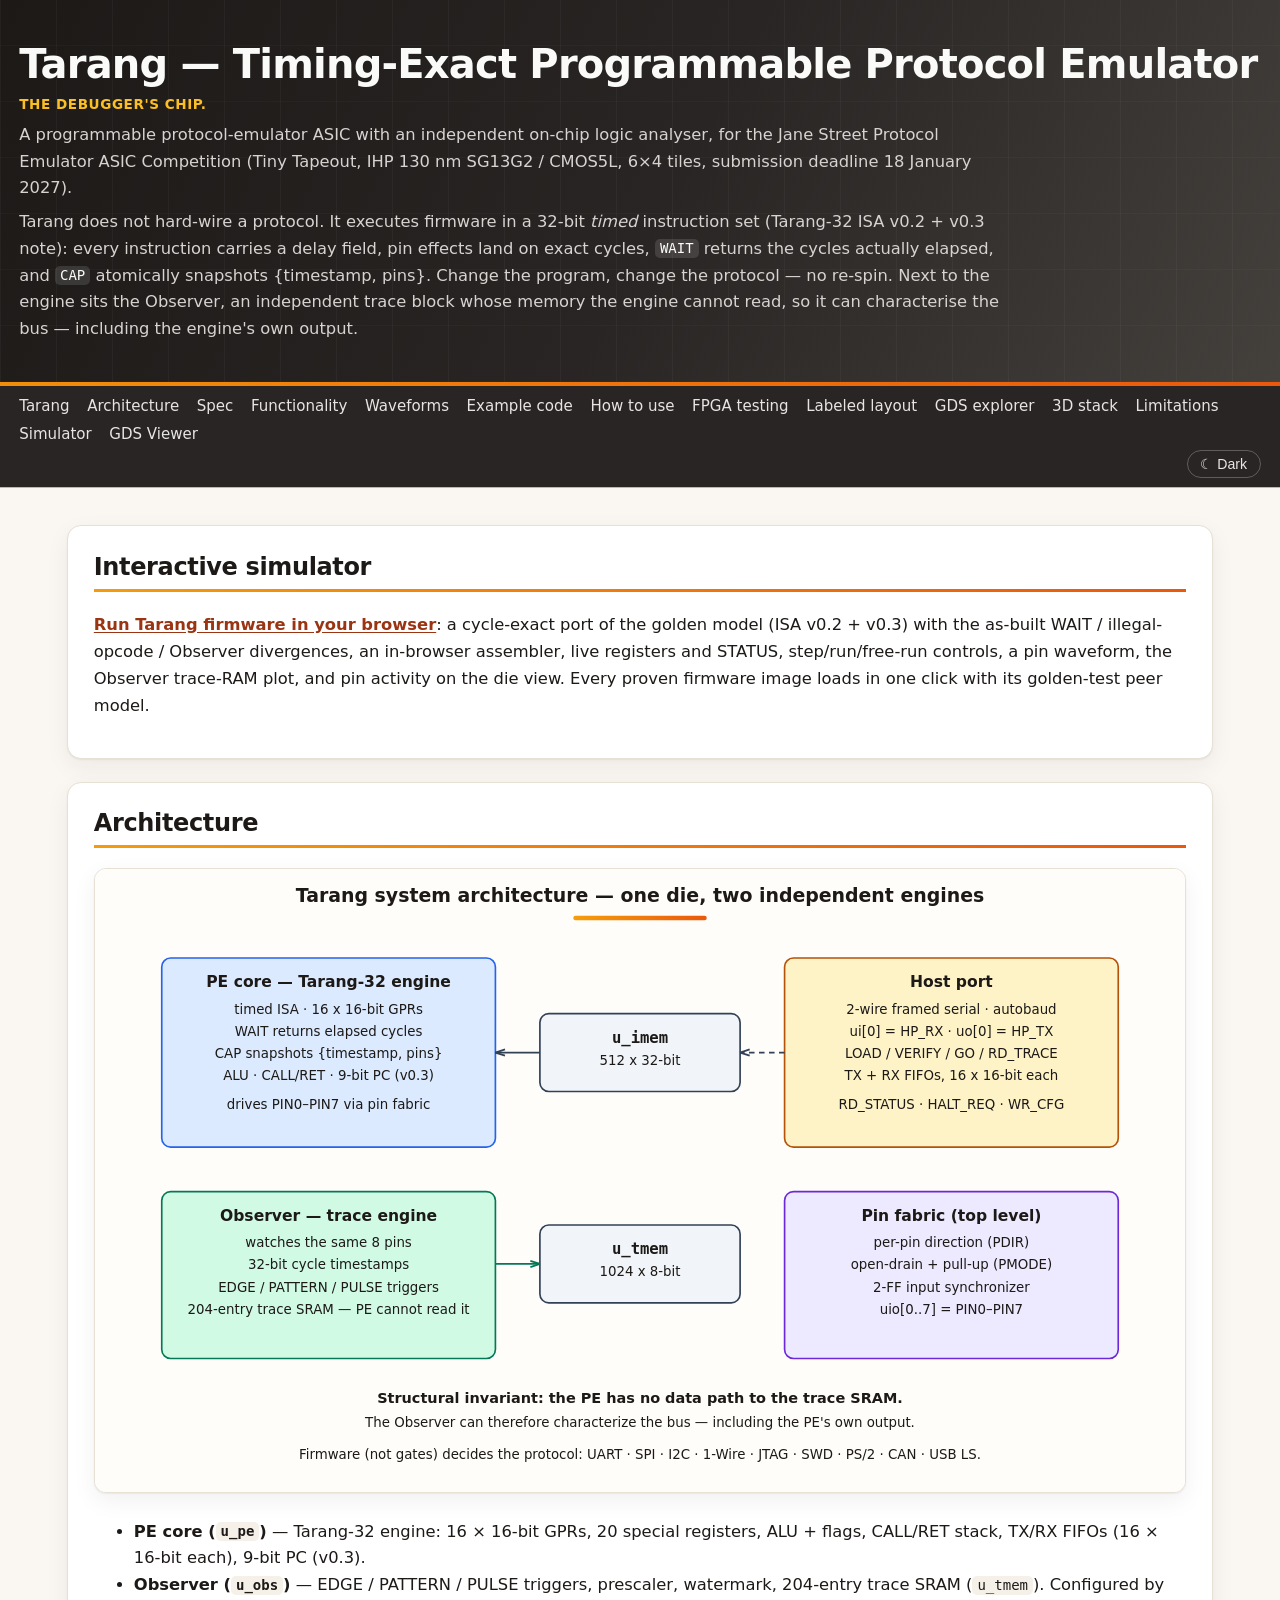
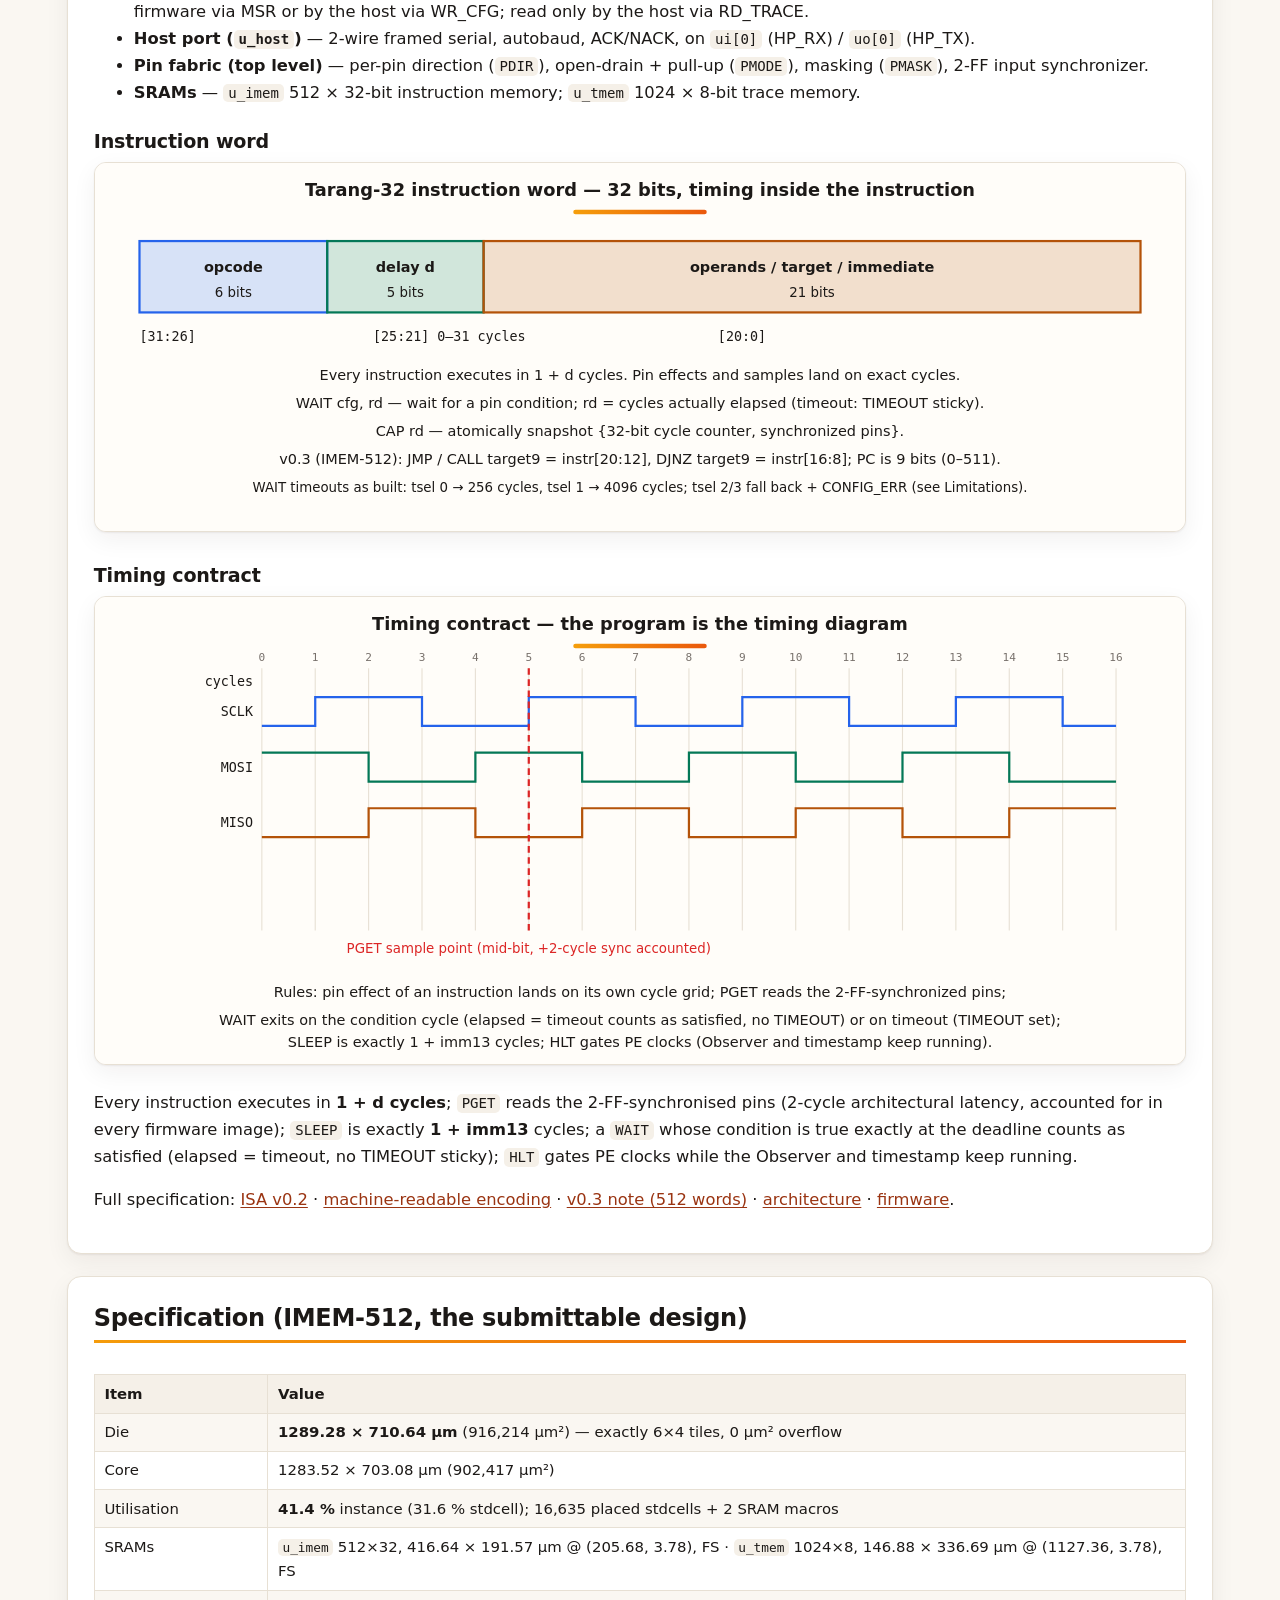
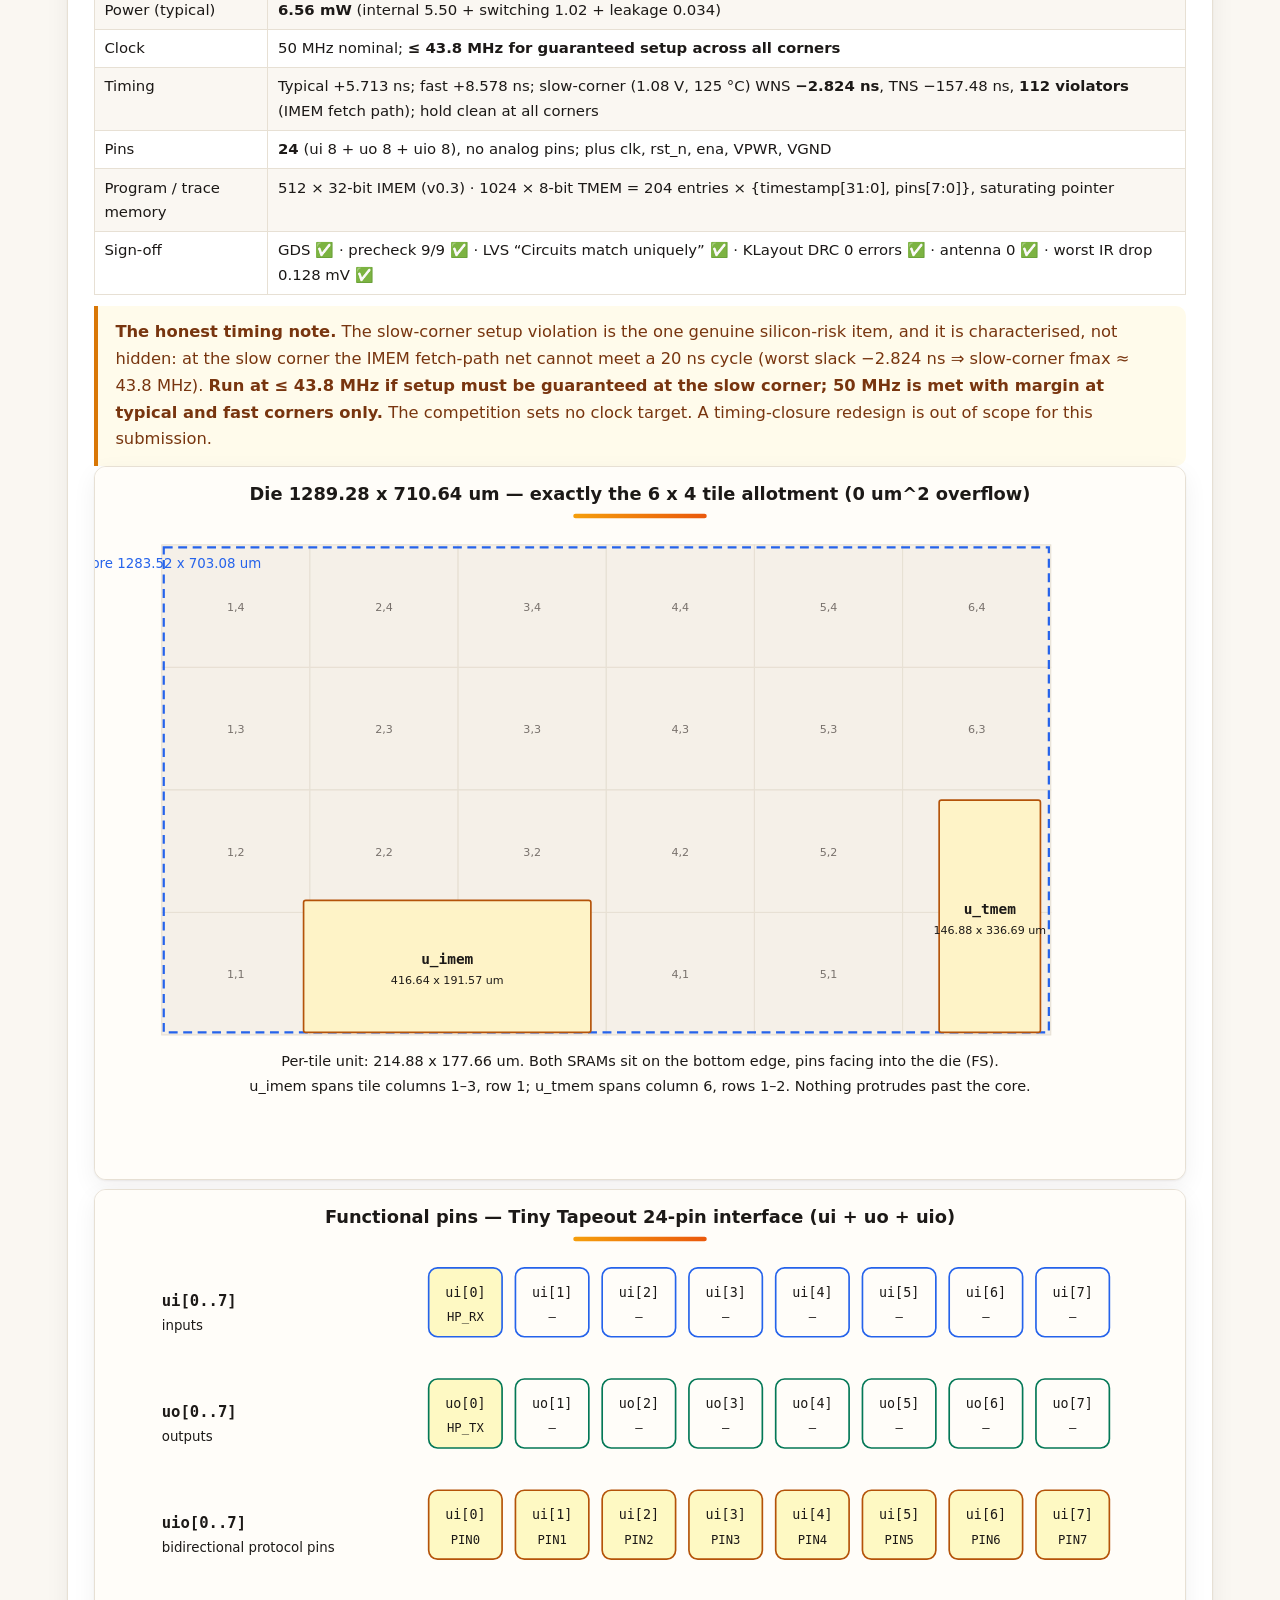
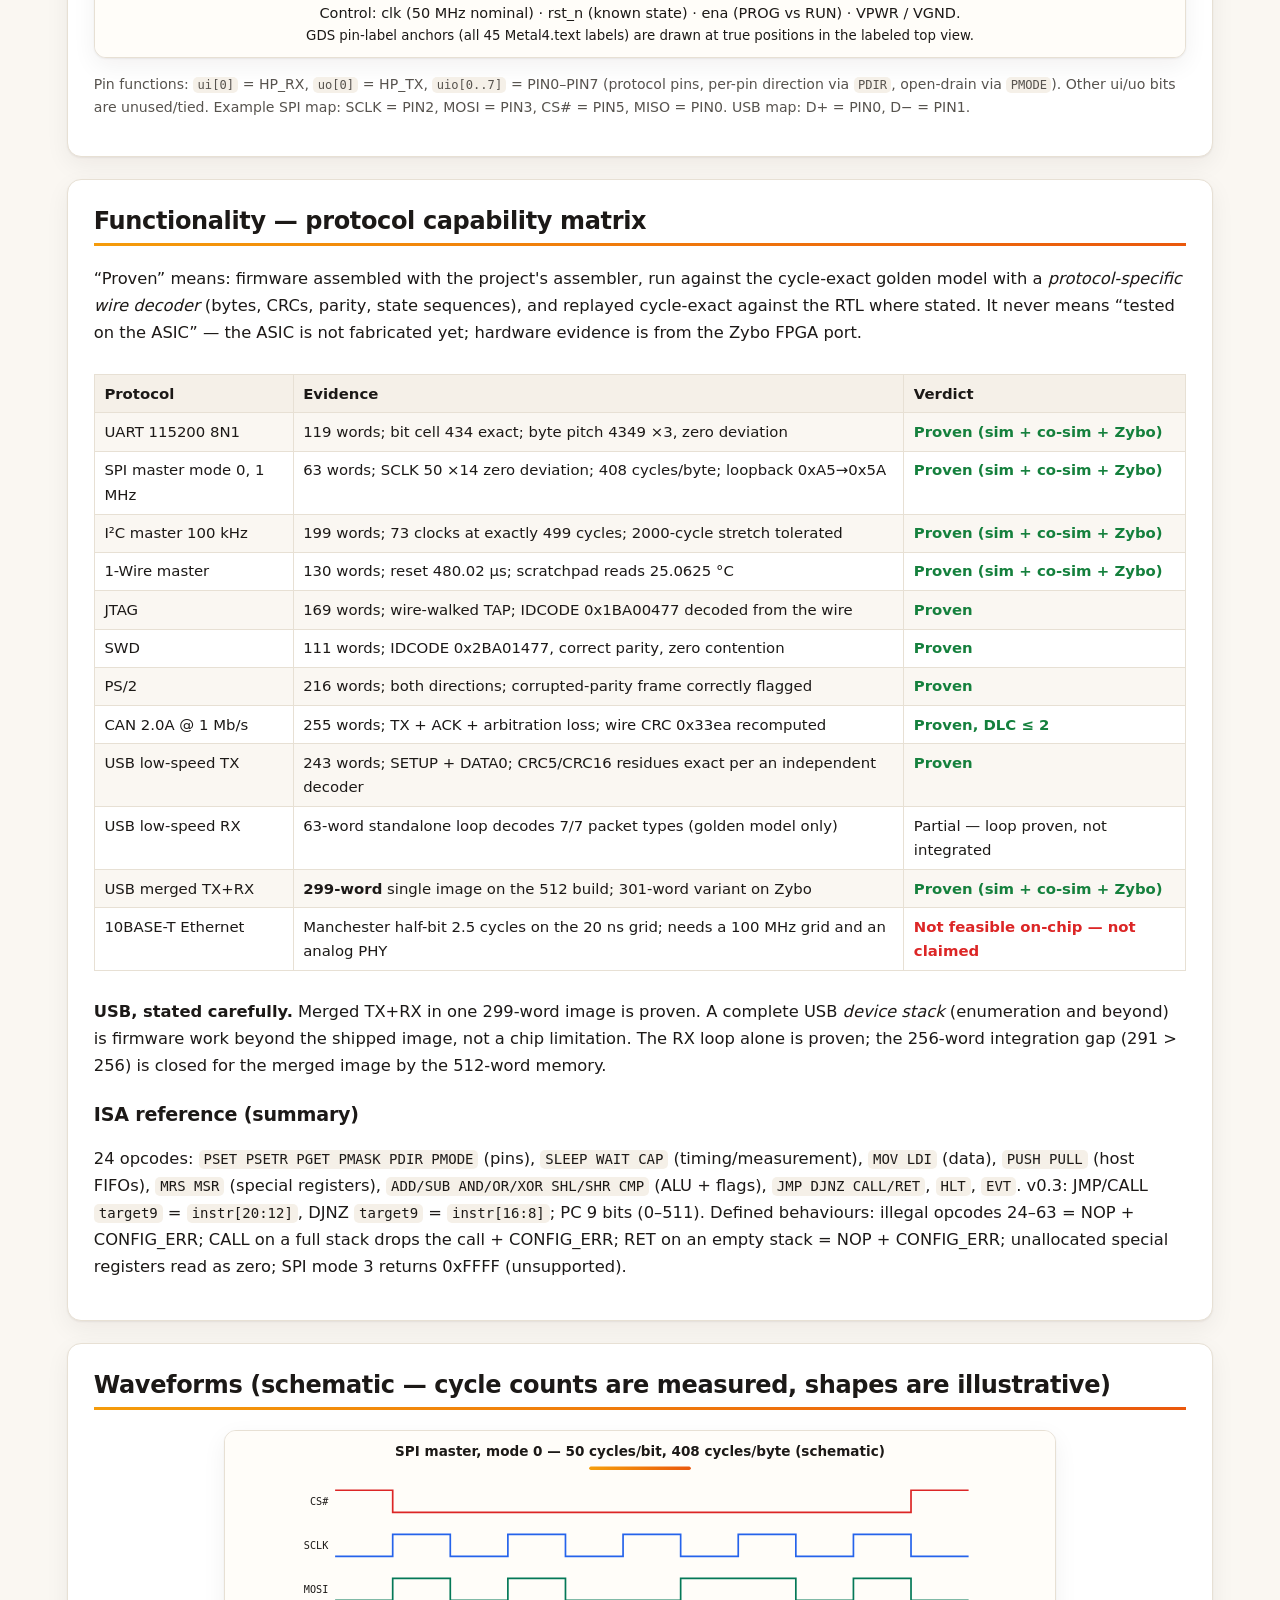
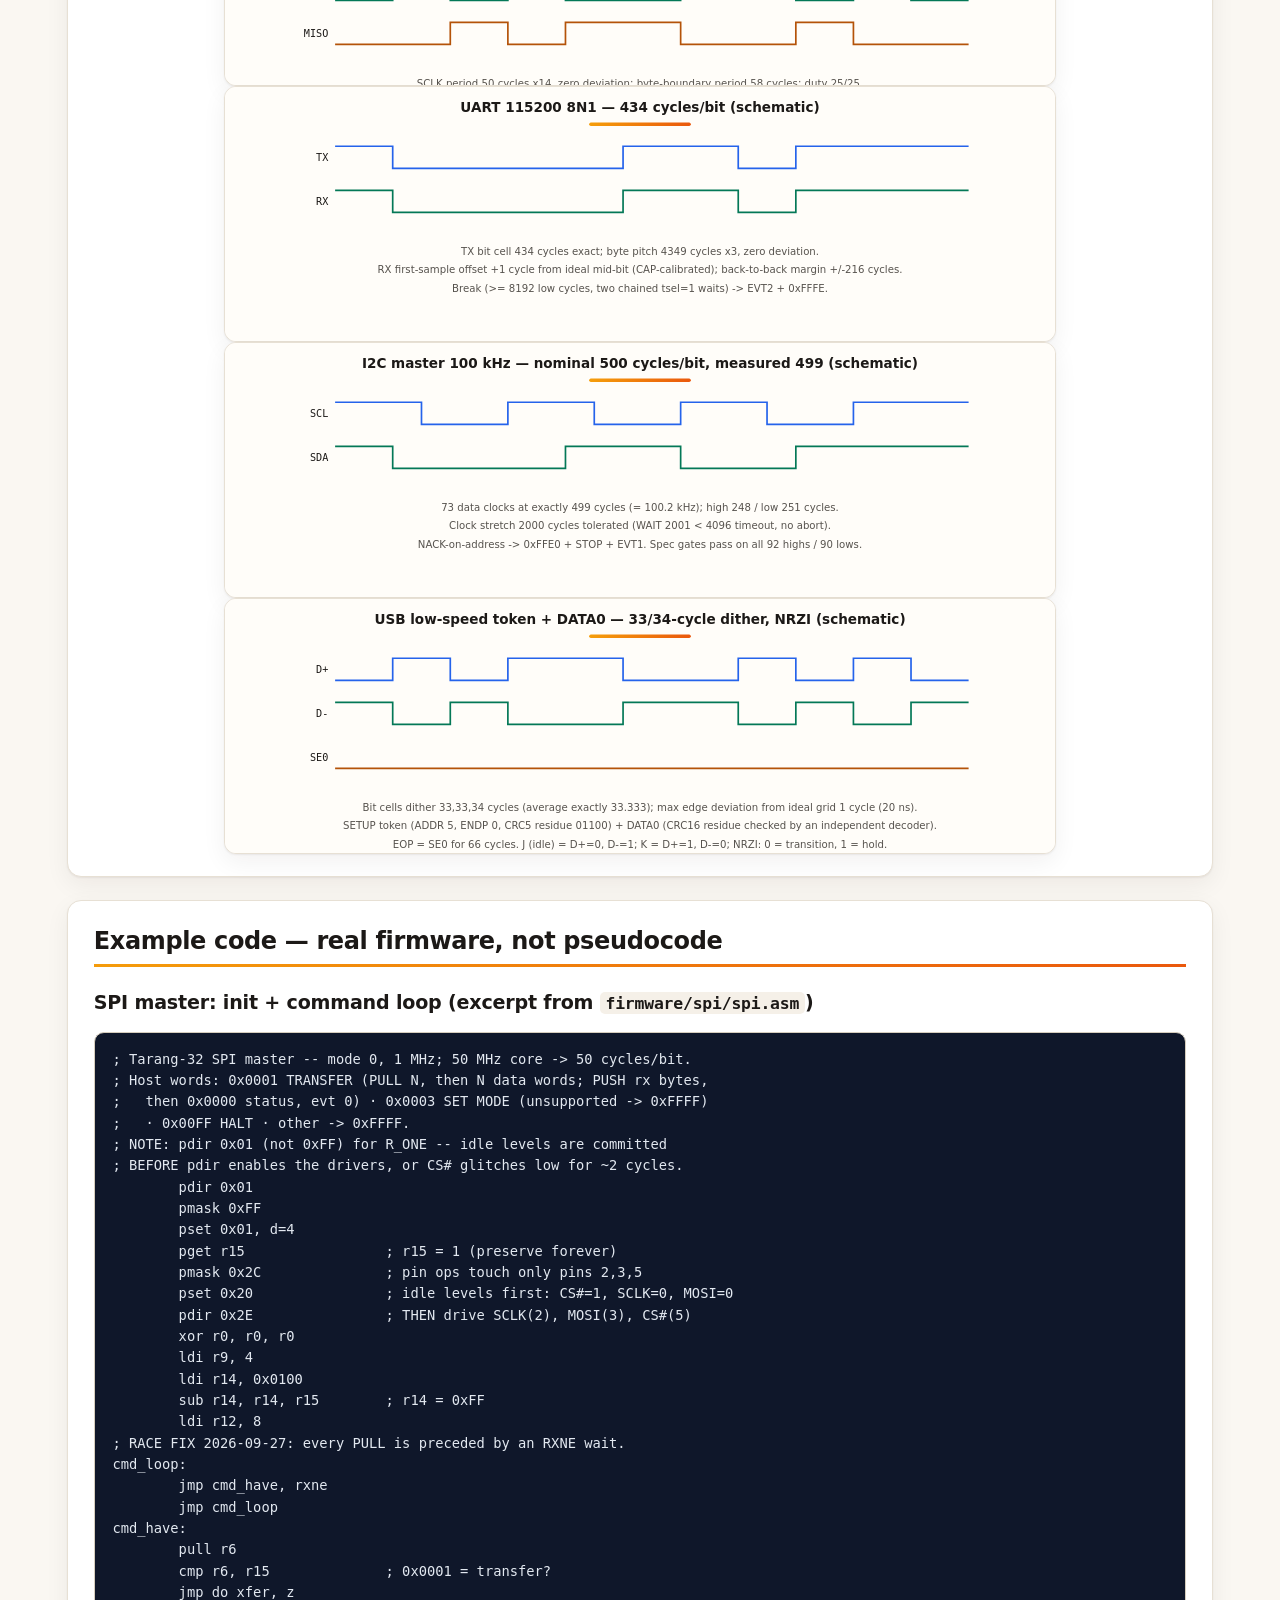
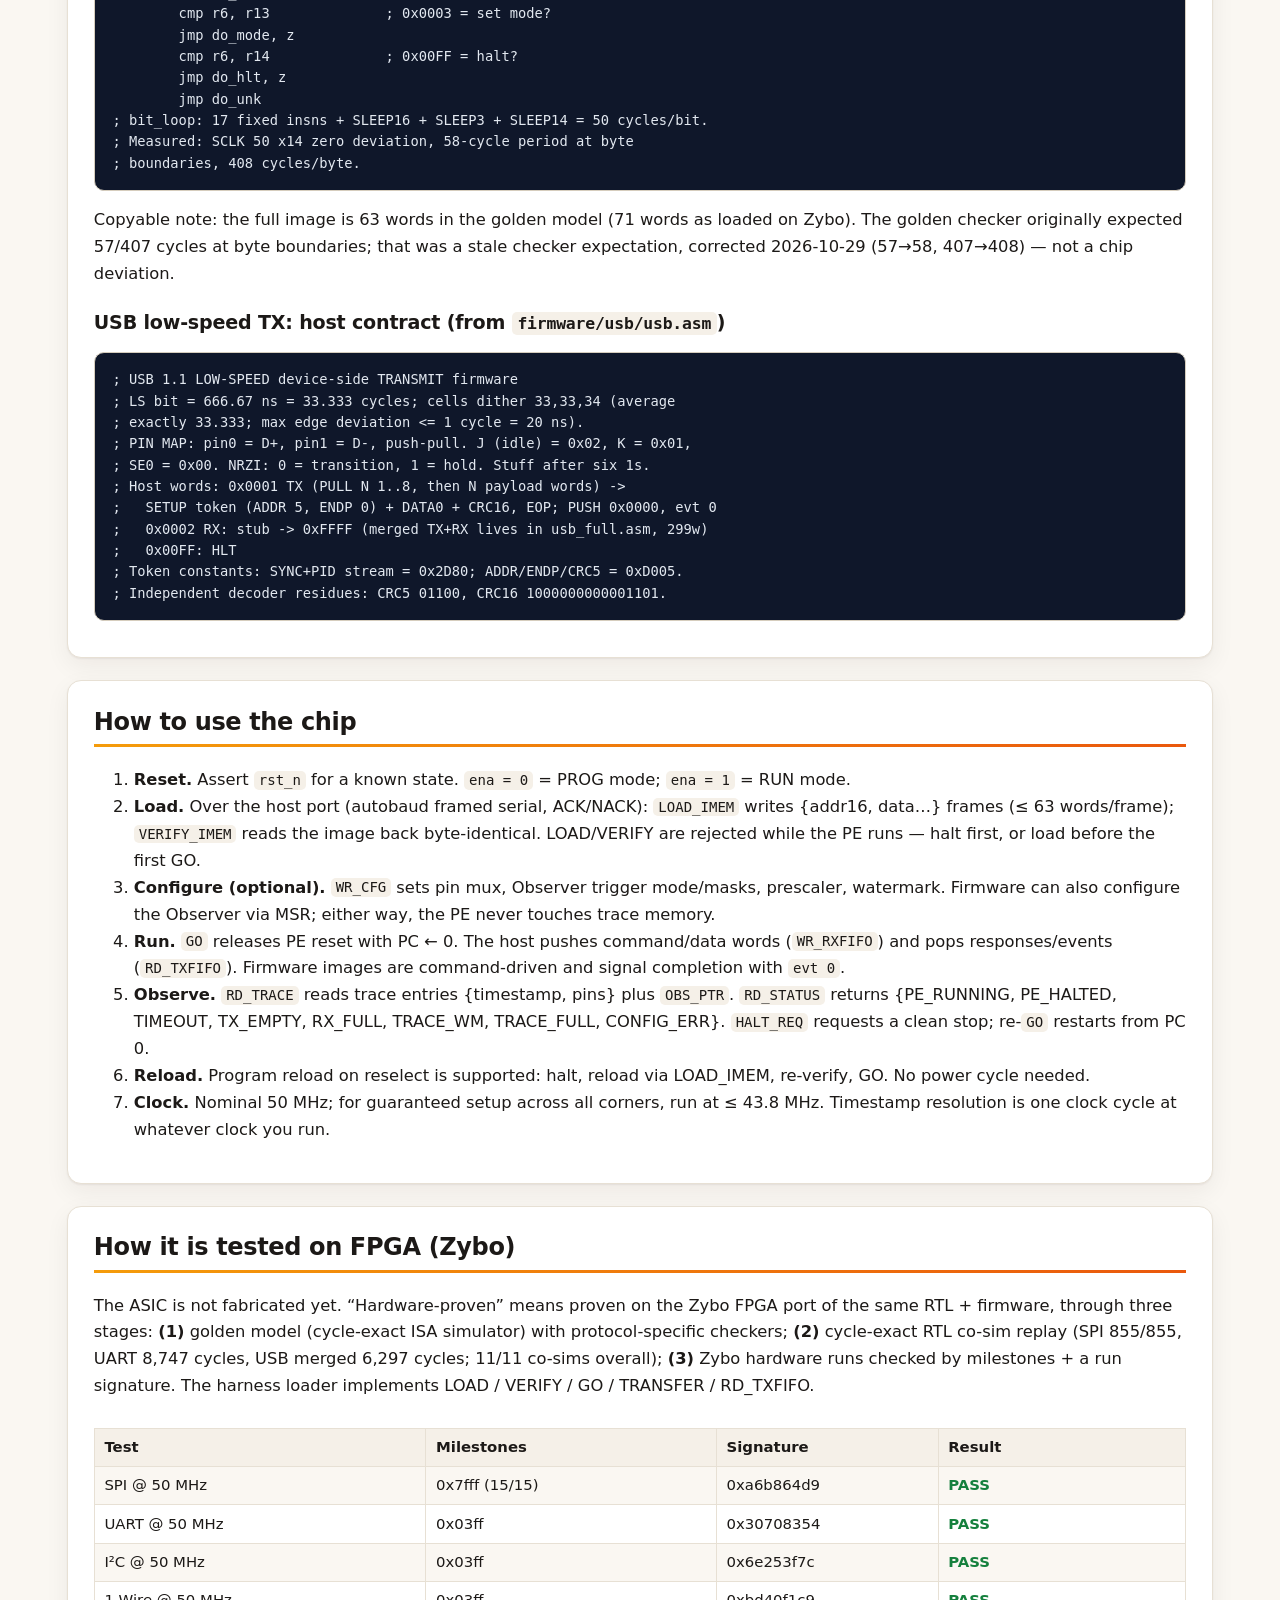
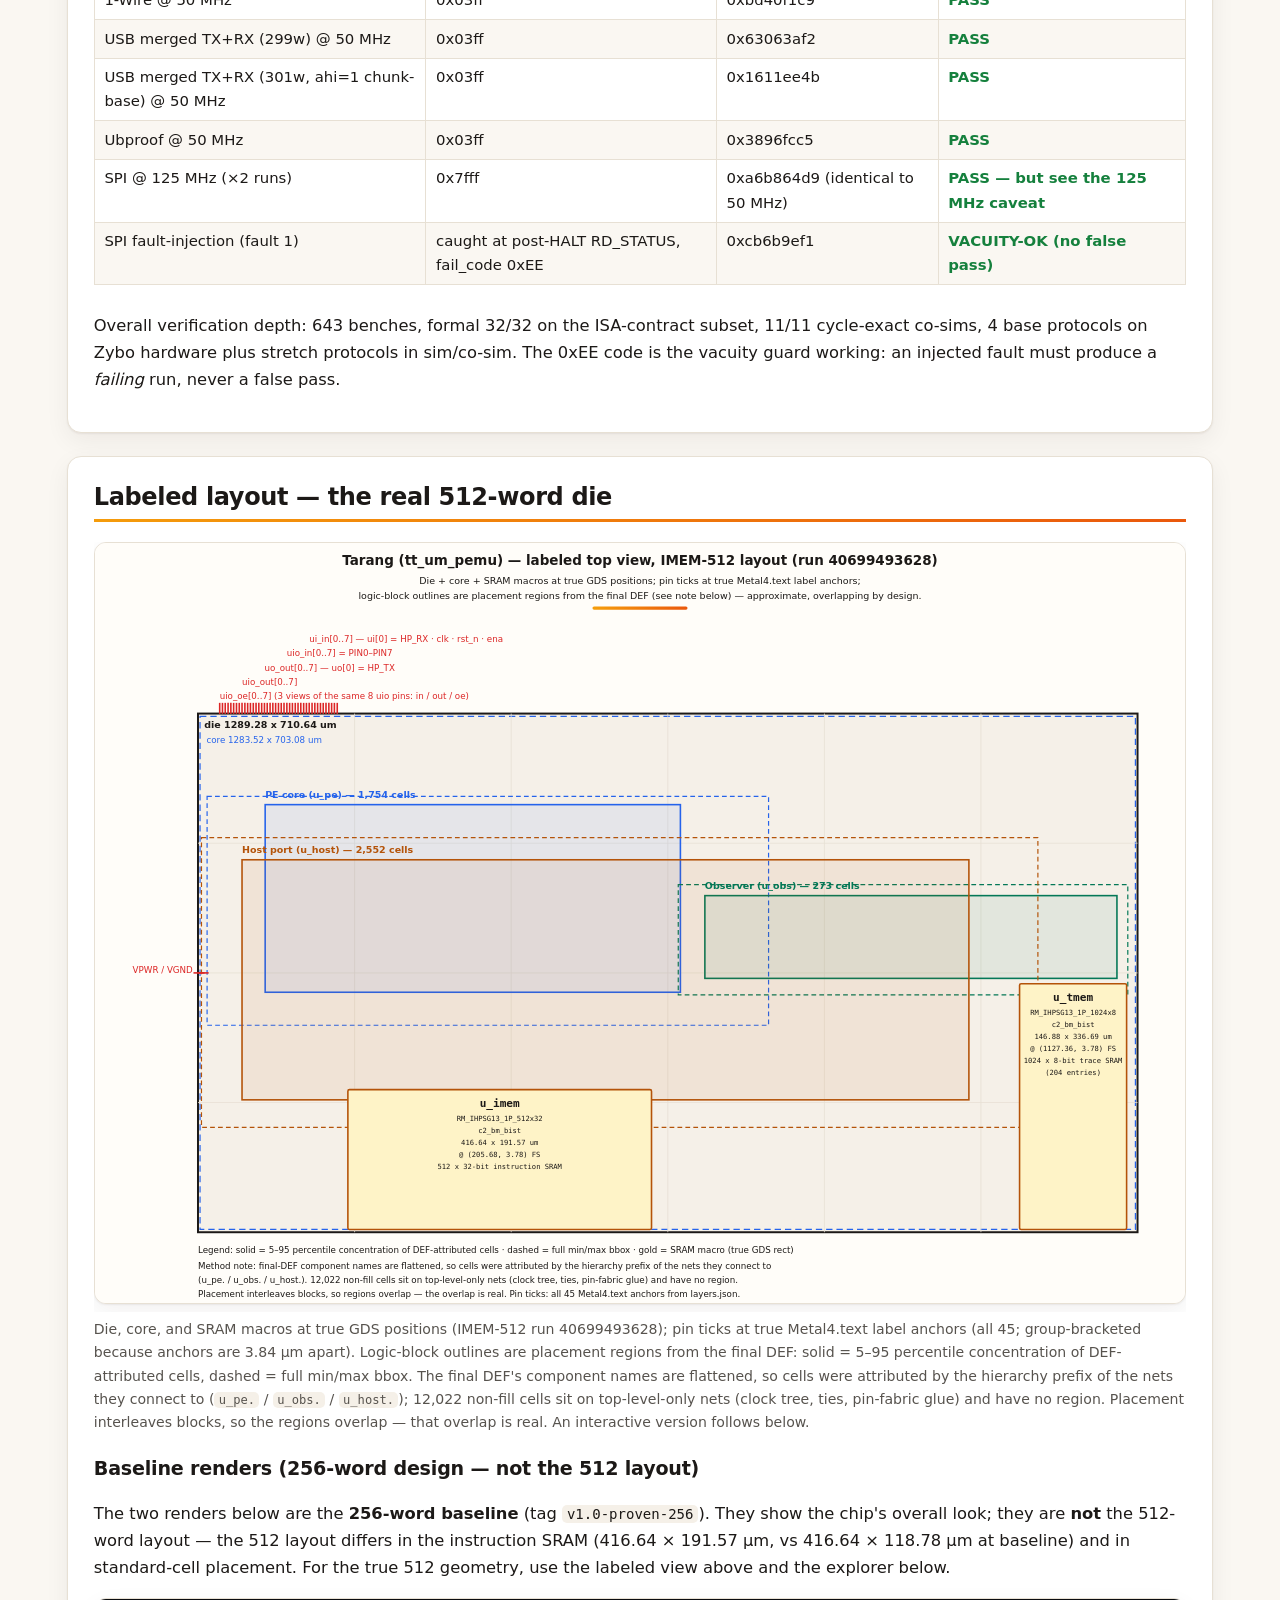
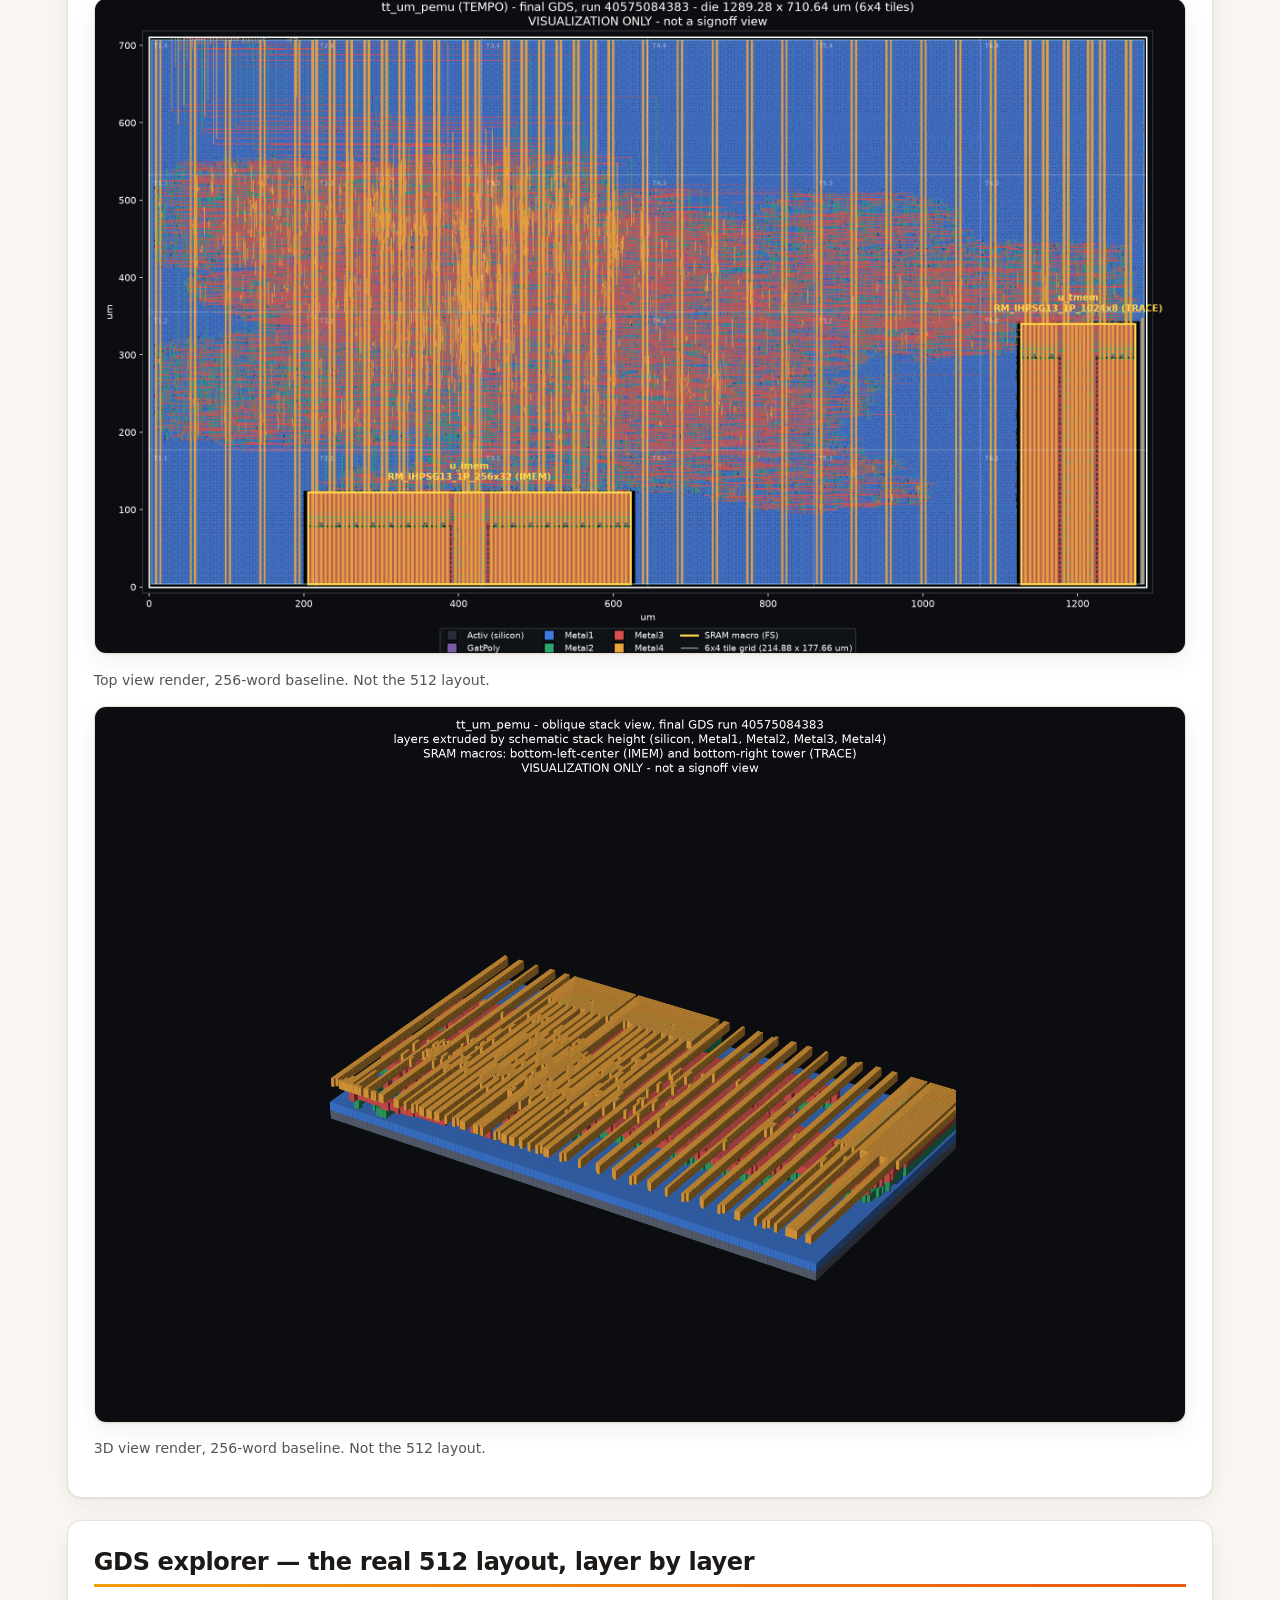
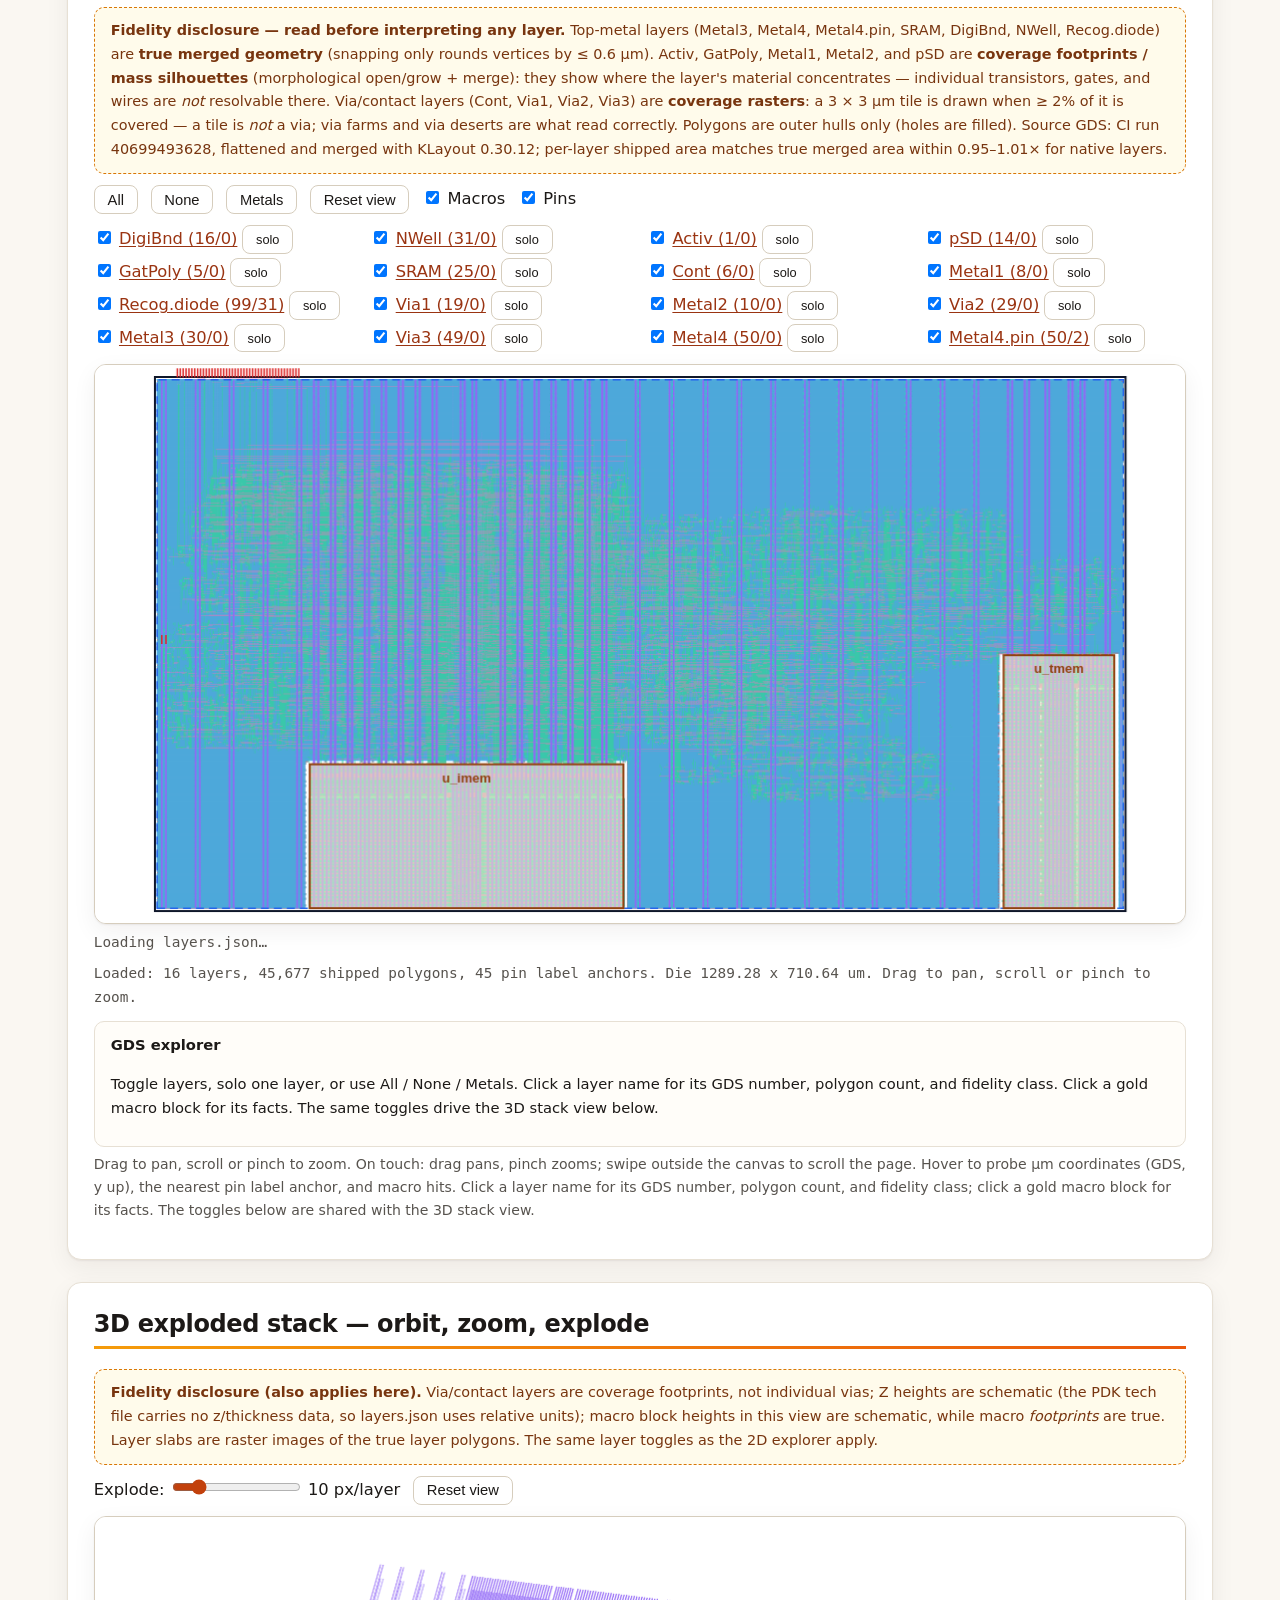
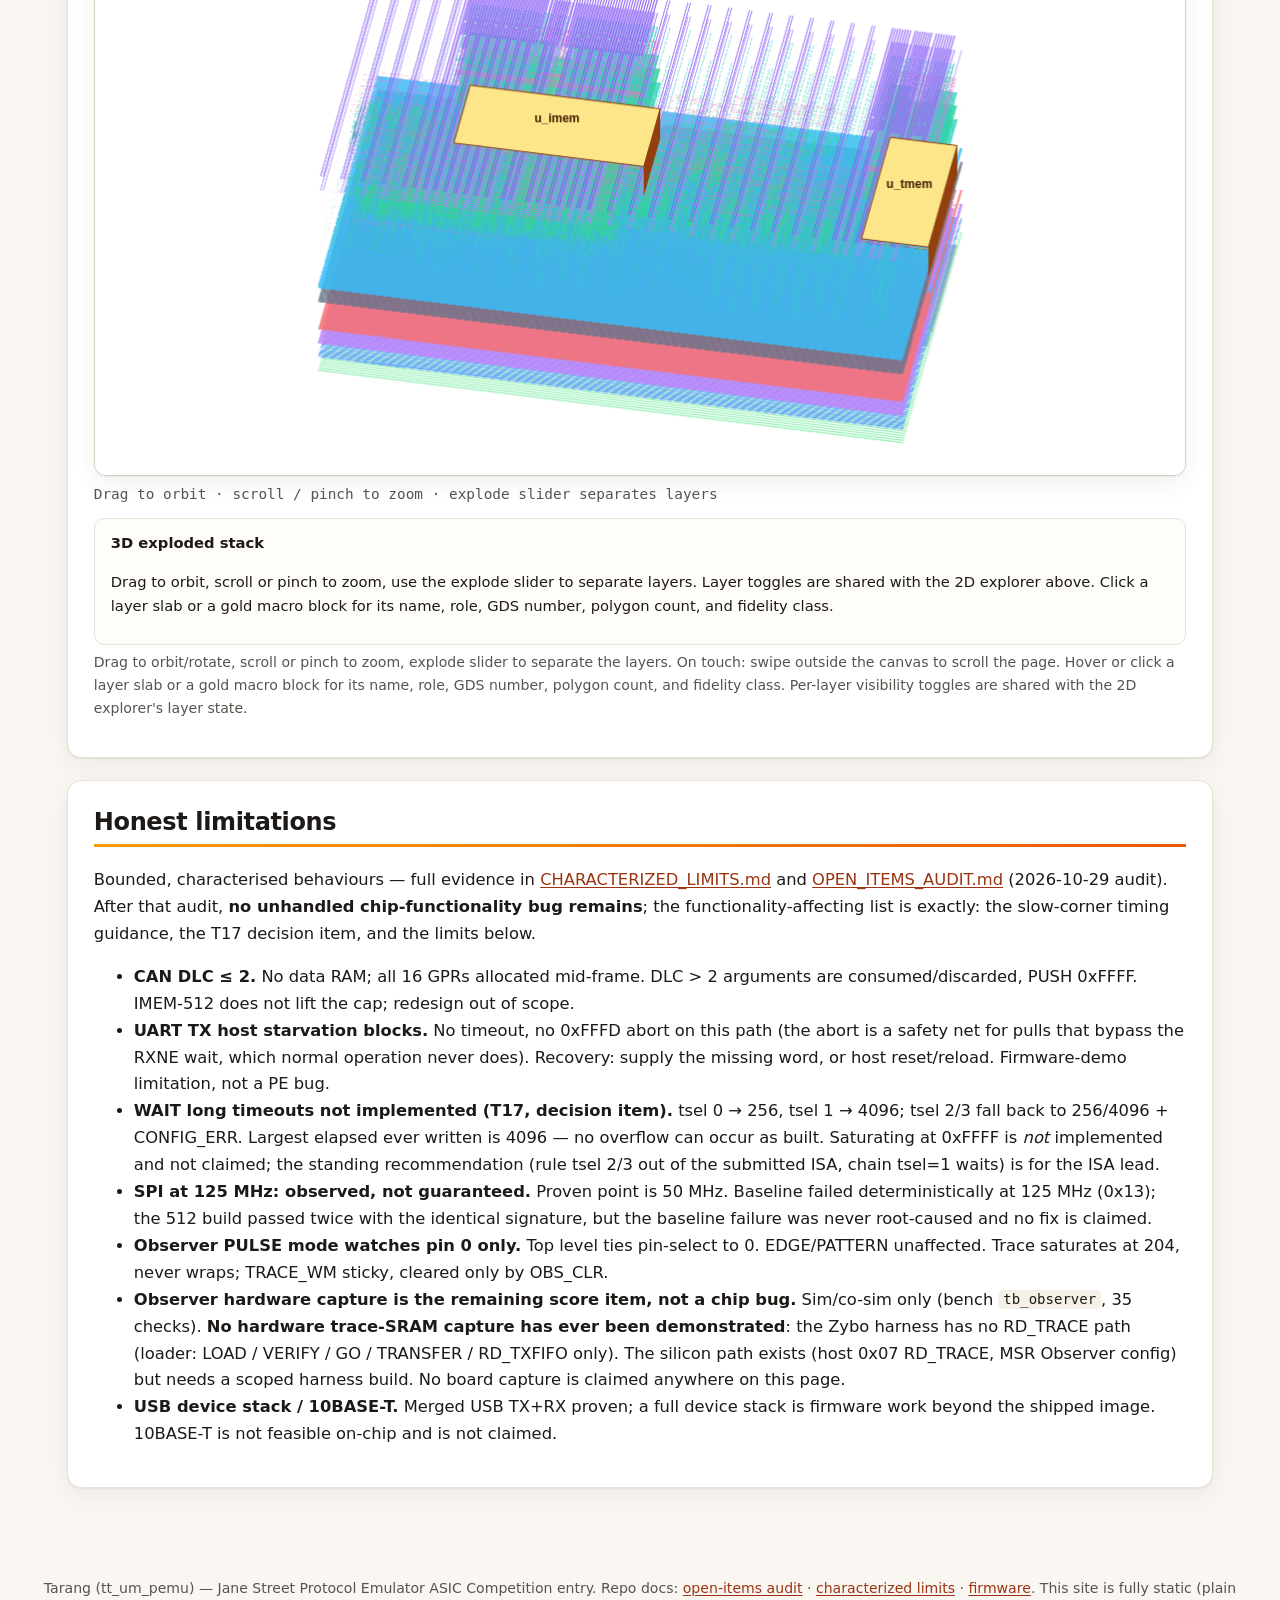
<file: docs/index.html>
<!DOCTYPE html>
<html lang="en">
<head>
<meta charset="utf-8">
<meta name="viewport" content="width=device-width, initial-scale=1">
<title>Tarang — Timing-Exact Programmable Protocol Emulator</title>
<script id="tempo-theme-init">(function(){try{var t=localStorage.getItem("tempo-theme");if(t!=="dark"&&t!=="light")t=window.matchMedia("(prefers-color-scheme: dark)").matches?"dark":"light";document.documentElement.setAttribute("data-theme",t);}catch(e){document.documentElement.setAttribute("data-theme","light");}})();</script>
<link rel="stylesheet" href="assets/site.css">
</head>
<body>
<header class="hero" id="top">
  <h1>Tarang — Timing-Exact Programmable Protocol Emulator</h1>
  <p class="tag">The debugger's chip.</p>
  <p>A programmable protocol-emulator ASIC with an independent on-chip logic
  analyser, for the Jane Street Protocol Emulator ASIC Competition
  (Tiny Tapeout, IHP 130&nbsp;nm SG13G2 / CMOS5L, 6&times;4 tiles, submission
  deadline 18 January 2027).</p>
  <p>Tarang does not hard-wire a protocol. It executes firmware in a 32-bit
  <em>timed</em> instruction set (Tarang-32 ISA v0.2 + v0.3 note): every
  instruction carries a delay field, pin effects land on exact cycles,
  <code>WAIT</code> returns the cycles actually elapsed, and <code>CAP</code>
  atomically snapshots {timestamp, pins}. Change the program, change the
  protocol — no re-spin. Next to the engine sits the Observer, an independent
  trace block whose memory the engine cannot read, so it can characterise the
  bus — including the engine's own output.</p>
</header>
<nav id="site-nav"></nav>
<main>

<section class="card" id="simulator">
  <h2>Interactive simulator</h2>
  <p><a href="simulator.html"><strong>Run Tarang firmware in your browser</strong></a>:
  a cycle-exact port of the golden model (ISA v0.2 + v0.3) with the as-built
  WAIT / illegal-opcode / Observer divergences, an in-browser assembler,
  live registers and STATUS, step/run/free-run controls, a pin waveform,
  the Observer trace-RAM plot, and pin activity on the die view. Every
  proven firmware image loads in one click with its golden-test peer model.</p>
</section>

<section class="card" id="architecture">
  <h2>Architecture</h2>
  <img class="diagram" src="assets/diagram-architecture.svg" data-dark-src="assets/diagram-architecture-dark.svg" alt="Tarang system architecture diagram">
  <ul>
    <li><strong>PE core (<code>u_pe</code>)</strong> — Tarang-32 engine: 16 &times; 16-bit GPRs,
    20 special registers, ALU + flags, CALL/RET stack, TX/RX FIFOs (16 &times; 16-bit each), 9-bit PC (v0.3).</li>
    <li><strong>Observer (<code>u_obs</code>)</strong> — EDGE / PATTERN / PULSE triggers,
    prescaler, watermark, 204-entry trace SRAM (<code>u_tmem</code>). Configured by firmware via MSR
    or by the host via WR_CFG; read only by the host via RD_TRACE.</li>
    <li><strong>Host port (<code>u_host</code>)</strong> — 2-wire framed serial, autobaud, ACK/NACK,
    on <code>ui[0]</code> (HP_RX) / <code>uo[0]</code> (HP_TX).</li>
    <li><strong>Pin fabric (top level)</strong> — per-pin direction (<code>PDIR</code>), open-drain +
    pull-up (<code>PMODE</code>), masking (<code>PMASK</code>), 2-FF input synchronizer.</li>
    <li><strong>SRAMs</strong> — <code>u_imem</code> 512 &times; 32-bit instruction memory;
    <code>u_tmem</code> 1024 &times; 8-bit trace memory.</li>
  </ul>
  <h3>Instruction word</h3>
  <img class="diagram" src="assets/diagram-isa-word.svg" data-dark-src="assets/diagram-isa-word-dark.svg" alt="Tarang-32 instruction word format">
  <h3>Timing contract</h3>
  <img class="diagram" src="assets/diagram-timing-contract.svg" data-dark-src="assets/diagram-timing-contract-dark.svg" alt="Tarang timing contract diagram">
  <p>Every instruction executes in <strong>1 + d cycles</strong>; <code>PGET</code> reads the
  2-FF-synchronised pins (2-cycle architectural latency, accounted for in every firmware image);
  <code>SLEEP</code> is exactly <strong>1 + imm13</strong> cycles; a <code>WAIT</code> whose condition
  is true exactly at the deadline counts as satisfied (elapsed = timeout, no TIMEOUT sticky);
  <code>HLT</code> gates PE clocks while the Observer and timestamp keep running.</p>
  <p>Full specification: <a href="ISA_v0.2.md">ISA v0.2</a> ·
  <a href="isa_v0.2.yaml">machine-readable encoding</a> ·
  <a href="isa_v0.3_note.md">v0.3 note (512 words)</a> ·
  <a href="ARCHITECTURE.md">architecture</a> ·
  <a href="FIRMWARE.md">firmware</a>.</p>
</section>

<section class="card" id="spec">
  <h2>Specification (IMEM-512, the submittable design)</h2>
  <div class="table-scroll">
  <table>
    <tr><th>Item</th><th>Value</th></tr>
    <tr><td>Die</td><td><strong>1289.28 &times; 710.64 &micro;m</strong> (916,214 &micro;m&sup2;) — exactly 6&times;4 tiles, 0 &micro;m&sup2; overflow</td></tr>
    <tr><td>Core</td><td>1283.52 &times; 703.08 &micro;m (902,417 &micro;m&sup2;)</td></tr>
    <tr><td>Utilisation</td><td><strong>41.4 %</strong> instance (31.6 % stdcell); 16,635 placed stdcells + 2 SRAM macros</td></tr>
    <tr><td>SRAMs</td><td><code>u_imem</code> 512&times;32, 416.64 &times; 191.57 &micro;m @ (205.68, 3.78), FS &middot;
    <code>u_tmem</code> 1024&times;8, 146.88 &times; 336.69 &micro;m @ (1127.36, 3.78), FS</td></tr>
    <tr><td>Power (typical)</td><td><strong>6.56 mW</strong> (internal 5.50 + switching 1.02 + leakage 0.034)</td></tr>
    <tr><td>Clock</td><td>50 MHz nominal; <strong>&le; 43.8 MHz for guaranteed setup across all corners</strong></td></tr>
    <tr><td>Timing</td><td>Typical +5.713 ns; fast +8.578 ns; slow-corner (1.08 V, 125 &deg;C) WNS <strong>&minus;2.824 ns</strong>,
    TNS &minus;157.48 ns, <strong>112 violators</strong> (IMEM fetch path); hold clean at all corners</td></tr>
    <tr><td>Pins</td><td><strong>24</strong> (ui 8 + uo 8 + uio 8), no analog pins; plus clk, rst_n, ena, VPWR, VGND</td></tr>
    <tr><td>Program / trace memory</td><td>512 &times; 32-bit IMEM (v0.3) · 1024 &times; 8-bit TMEM = 204 entries &times; {timestamp[31:0], pins[7:0]}, saturating pointer</td></tr>
    <tr><td>Sign-off</td><td>GDS &#9989; · precheck 9/9 &#9989; · LVS “Circuits match uniquely” &#9989; · KLayout DRC 0 errors &#9989; · antenna 0 &#9989; · worst IR drop 0.128 mV &#9989;</td></tr>
  </table>
  </div>
  <div class="warn"><strong>The honest timing note.</strong> The slow-corner setup violation is the one
  genuine silicon-risk item, and it is characterised, not hidden: at the slow corner the IMEM fetch-path
  net cannot meet a 20 ns cycle (worst slack &minus;2.824 ns &rArr; slow-corner fmax &asymp; 43.8 MHz).
  <strong>Run at &le; 43.8 MHz if setup must be guaranteed at the slow corner; 50 MHz is met with
  margin at typical and fast corners only.</strong> The competition sets no clock target. A timing-closure
  redesign is out of scope for this submission.</div>
  <img class="diagram" src="assets/diagram-die-tiles.svg" data-dark-src="assets/diagram-die-tiles-dark.svg" alt="Die and 6x4 tile fit diagram">
  <img class="diagram" src="assets/diagram-pinmap.svg" data-dark-src="assets/diagram-pinmap-dark.svg" alt="24-pin functional map">
  <p class="caption">Pin functions: <code>ui[0]</code> = HP_RX, <code>uo[0]</code> = HP_TX,
  <code>uio[0..7]</code> = PIN0–PIN7 (protocol pins, per-pin direction via <code>PDIR</code>,
  open-drain via <code>PMODE</code>). Other ui/uo bits are unused/tied. Example SPI map: SCLK = PIN2,
  MOSI = PIN3, CS# = PIN5, MISO = PIN0. USB map: D+ = PIN0, D&minus; = PIN1.</p>
</section>

<section class="card" id="functionality">
  <h2>Functionality — protocol capability matrix</h2>
  <p>“Proven” means: firmware assembled with the project's assembler, run against the cycle-exact
  golden model with a <em>protocol-specific wire decoder</em> (bytes, CRCs, parity, state sequences),
  and replayed cycle-exact against the RTL where stated. It never means “tested on the ASIC” — the
  ASIC is not fabricated yet; hardware evidence is from the Zybo FPGA port.</p>
  <div class="table-scroll">
  <table>
    <tr><th>Protocol</th><th>Evidence</th><th>Verdict</th></tr>
    <tr><td>UART 115200 8N1</td><td>119 words; bit cell 434 exact; byte pitch 4349 &times;3, zero deviation</td><td class="ok">Proven (sim + co-sim + Zybo)</td></tr>
    <tr><td>SPI master mode 0, 1 MHz</td><td>63 words; SCLK 50 &times;14 zero deviation; 408 cycles/byte; loopback 0xA5&rarr;0x5A</td><td class="ok">Proven (sim + co-sim + Zybo)</td></tr>
    <tr><td>I&sup2;C master 100 kHz</td><td>199 words; 73 clocks at exactly 499 cycles; 2000-cycle stretch tolerated</td><td class="ok">Proven (sim + co-sim + Zybo)</td></tr>
    <tr><td>1-Wire master</td><td>130 words; reset 480.02 &micro;s; scratchpad reads 25.0625 &deg;C</td><td class="ok">Proven (sim + co-sim + Zybo)</td></tr>
    <tr><td>JTAG</td><td>169 words; wire-walked TAP; IDCODE 0x1BA00477 decoded from the wire</td><td class="ok">Proven</td></tr>
    <tr><td>SWD</td><td>111 words; IDCODE 0x2BA01477, correct parity, zero contention</td><td class="ok">Proven</td></tr>
    <tr><td>PS/2</td><td>216 words; both directions; corrupted-parity frame correctly flagged</td><td class="ok">Proven</td></tr>
    <tr><td>CAN 2.0A @ 1 Mb/s</td><td>255 words; TX + ACK + arbitration loss; wire CRC 0x33ea recomputed</td><td class="ok">Proven, DLC &le; 2</td></tr>
    <tr><td>USB low-speed TX</td><td>243 words; SETUP + DATA0; CRC5/CRC16 residues exact per an independent decoder</td><td class="ok">Proven</td></tr>
    <tr><td>USB low-speed RX</td><td>63-word standalone loop decodes 7/7 packet types (golden model only)</td><td>Partial — loop proven, not integrated</td></tr>
    <tr><td>USB merged TX+RX</td><td><strong>299-word</strong> single image on the 512 build; 301-word variant on Zybo</td><td class="ok">Proven (sim + co-sim + Zybo)</td></tr>
    <tr><td>10BASE-T Ethernet</td><td>Manchester half-bit 2.5 cycles on the 20 ns grid; needs a 100 MHz grid and an analog PHY</td><td class="bad">Not feasible on-chip — not claimed</td></tr>
  </table>
  </div>
  <p><strong>USB, stated carefully.</strong> Merged TX+RX in one 299-word image is proven. A complete
  USB <em>device stack</em> (enumeration and beyond) is firmware work beyond the shipped image, not a
  chip limitation. The RX loop alone is proven; the 256-word integration gap (291 &gt; 256) is closed
  for the merged image by the 512-word memory.</p>
  <h3>ISA reference (summary)</h3>
  <p>24 opcodes: <code>PSET PSETR PGET PMASK PDIR PMODE</code> (pins),
  <code>SLEEP WAIT CAP</code> (timing/measurement), <code>MOV LDI</code> (data),
  <code>PUSH PULL</code> (host FIFOs), <code>MRS MSR</code> (special registers),
  <code>ADD/SUB AND/OR/XOR SHL/SHR CMP</code> (ALU + flags), <code>JMP DJNZ CALL/RET</code>,
  <code>HLT</code>, <code>EVT</code>. v0.3: JMP/CALL <code>target9</code> = <code>instr[20:12]</code>,
  DJNZ <code>target9</code> = <code>instr[16:8]</code>; PC 9 bits (0–511). Defined behaviours:
  illegal opcodes 24–63 = NOP + CONFIG_ERR; CALL on a full stack drops the call + CONFIG_ERR;
  RET on an empty stack = NOP + CONFIG_ERR; unallocated special registers read as zero;
  SPI mode 3 returns 0xFFFF (unsupported).</p>
</section>

<section class="card" id="waveforms">
  <h2>Waveforms (schematic — cycle counts are measured, shapes are illustrative)</h2>
  <img class="diagram narrow" src="assets/wave-spi.svg" data-dark-src="assets/wave-spi-dark.svg" alt="SPI waveform">
  <img class="diagram narrow" src="assets/wave-uart.svg" data-dark-src="assets/wave-uart-dark.svg" alt="UART waveform">
  <img class="diagram narrow" src="assets/wave-i2c.svg" data-dark-src="assets/wave-i2c-dark.svg" alt="I2C waveform">
  <img class="diagram narrow" src="assets/wave-usb.svg" data-dark-src="assets/wave-usb-dark.svg" alt="USB low-speed waveform">
</section>

<section class="card" id="code">
  <h2>Example code — real firmware, not pseudocode</h2>
  <h3>SPI master: init + command loop (excerpt from <code>firmware/spi/spi.asm</code>)</h3>
<pre>; Tarang-32 SPI master -- mode 0, 1 MHz; 50 MHz core -&gt; 50 cycles/bit.
; Host words: 0x0001 TRANSFER (PULL N, then N data words; PUSH rx bytes,
;   then 0x0000 status, evt 0) · 0x0003 SET MODE (unsupported -&gt; 0xFFFF)
;   · 0x00FF HALT · other -&gt; 0xFFFF.
; NOTE: pdir 0x01 (not 0xFF) for R_ONE -- idle levels are committed
; BEFORE pdir enables the drivers, or CS# glitches low for ~2 cycles.
        pdir 0x01
        pmask 0xFF
        pset 0x01, d=4
        pget r15                 ; r15 = 1 (preserve forever)
        pmask 0x2C               ; pin ops touch only pins 2,3,5
        pset 0x20                ; idle levels first: CS#=1, SCLK=0, MOSI=0
        pdir 0x2E                ; THEN drive SCLK(2), MOSI(3), CS#(5)
        xor r0, r0, r0
        ldi r9, 4
        ldi r14, 0x0100
        sub r14, r14, r15        ; r14 = 0xFF
        ldi r12, 8
; RACE FIX 2026-09-27: every PULL is preceded by an RXNE wait.
cmd_loop:
        jmp cmd_have, rxne
        jmp cmd_loop
cmd_have:
        pull r6
        cmp r6, r15              ; 0x0001 = transfer?
        jmp do_xfer, z
        cmp r6, r13              ; 0x0003 = set mode?
        jmp do_mode, z
        cmp r6, r14              ; 0x00FF = halt?
        jmp do_hlt, z
        jmp do_unk
; bit_loop: 17 fixed insns + SLEEP16 + SLEEP3 + SLEEP14 = 50 cycles/bit.
; Measured: SCLK 50 x14 zero deviation, 58-cycle period at byte
; boundaries, 408 cycles/byte.</pre>
  <p>Copyable note: the full image is 63 words in the golden model (71 words as loaded on Zybo).
  The golden checker originally expected 57/407 cycles at byte boundaries; that was a stale checker
  expectation, corrected 2026-10-29 (57&rarr;58, 407&rarr;408) — not a chip deviation.</p>
  <h3>USB low-speed TX: host contract (from <code>firmware/usb/usb.asm</code>)</h3>
<pre>; USB 1.1 LOW-SPEED device-side TRANSMIT firmware
; LS bit = 666.67 ns = 33.333 cycles; cells dither 33,33,34 (average
; exactly 33.333; max edge deviation &lt;= 1 cycle = 20 ns).
; PIN MAP: pin0 = D+, pin1 = D-, push-pull. J (idle) = 0x02, K = 0x01,
; SE0 = 0x00. NRZI: 0 = transition, 1 = hold. Stuff after six 1s.
; Host words: 0x0001 TX (PULL N 1..8, then N payload words) -&gt;
;   SETUP token (ADDR 5, ENDP 0) + DATA0 + CRC16, EOP; PUSH 0x0000, evt 0
;   0x0002 RX: stub -&gt; 0xFFFF (merged TX+RX lives in usb_full.asm, 299w)
;   0x00FF: HLT
; Token constants: SYNC+PID stream = 0x2D80; ADDR/ENDP/CRC5 = 0xD005.
; Independent decoder residues: CRC5 01100, CRC16 1000000000001101.</pre>
</section>

<section class="card" id="using">
  <h2>How to use the chip</h2>
  <ol>
    <li><strong>Reset.</strong> Assert <code>rst_n</code> for a known state. <code>ena = 0</code> =
    PROG mode; <code>ena = 1</code> = RUN mode.</li>
    <li><strong>Load.</strong> Over the host port (autobaud framed serial, ACK/NACK):
    <code>LOAD_IMEM</code> writes {addr16, data…} frames (&le; 63 words/frame);
    <code>VERIFY_IMEM</code> reads the image back byte-identical. LOAD/VERIFY are rejected while
    the PE runs — halt first, or load before the first GO.</li>
    <li><strong>Configure (optional).</strong> <code>WR_CFG</code> sets pin mux, Observer trigger
    mode/masks, prescaler, watermark. Firmware can also configure the Observer via MSR; either way,
    the PE never touches trace memory.</li>
    <li><strong>Run.</strong> <code>GO</code> releases PE reset with PC &larr; 0. The host pushes
    command/data words (<code>WR_RXFIFO</code>) and pops responses/events (<code>RD_TXFIFO</code>).
    Firmware images are command-driven and signal completion with <code>evt 0</code>.</li>
    <li><strong>Observe.</strong> <code>RD_TRACE</code> reads trace entries {timestamp, pins} plus
    <code>OBS_PTR</code>. <code>RD_STATUS</code> returns {PE_RUNNING, PE_HALTED, TIMEOUT, TX_EMPTY,
    RX_FULL, TRACE_WM, TRACE_FULL, CONFIG_ERR}. <code>HALT_REQ</code> requests a clean stop;
    re-<code>GO</code> restarts from PC 0.</li>
    <li><strong>Reload.</strong> Program reload on reselect is supported: halt, reload via LOAD_IMEM,
    re-verify, GO. No power cycle needed.</li>
    <li><strong>Clock.</strong> Nominal 50 MHz; for guaranteed setup across all corners, run at
    &le; 43.8 MHz. Timestamp resolution is one clock cycle at whatever clock you run.</li>
  </ol>
</section>

<section class="card" id="testing">
  <h2>How it is tested on FPGA (Zybo)</h2>
  <p>The ASIC is not fabricated yet. “Hardware-proven” means proven on the Zybo FPGA port of the
  same RTL + firmware, through three stages: <strong>(1)</strong> golden model (cycle-exact ISA
  simulator) with protocol-specific checkers; <strong>(2)</strong> cycle-exact RTL co-sim replay
  (SPI 855/855, UART 8,747 cycles, USB merged 6,297 cycles; 11/11 co-sims overall);
  <strong>(3)</strong> Zybo hardware runs checked by milestones + a run signature. The harness loader
  implements LOAD / VERIFY / GO / TRANSFER / RD_TXFIFO.</p>
  <div class="table-scroll">
  <table>
    <tr><th>Test</th><th>Milestones</th><th>Signature</th><th>Result</th></tr>
    <tr><td>SPI @ 50 MHz</td><td>0x7fff (15/15)</td><td>0xa6b864d9</td><td class="ok">PASS</td></tr>
    <tr><td>UART @ 50 MHz</td><td>0x03ff</td><td>0x30708354</td><td class="ok">PASS</td></tr>
    <tr><td>I&sup2;C @ 50 MHz</td><td>0x03ff</td><td>0x6e253f7c</td><td class="ok">PASS</td></tr>
    <tr><td>1-Wire @ 50 MHz</td><td>0x03ff</td><td>0xbd40f1c9</td><td class="ok">PASS</td></tr>
    <tr><td>USB merged TX+RX (299w) @ 50 MHz</td><td>0x03ff</td><td>0x63063af2</td><td class="ok">PASS</td></tr>
    <tr><td>USB merged TX+RX (301w, ahi=1 chunk-base) @ 50 MHz</td><td>0x03ff</td><td>0x1611ee4b</td><td class="ok">PASS</td></tr>
    <tr><td>Ubproof @ 50 MHz</td><td>0x03ff</td><td>0x3896fcc5</td><td class="ok">PASS</td></tr>
    <tr><td>SPI @ 125 MHz (&times;2 runs)</td><td>0x7fff</td><td>0xa6b864d9 (identical to 50 MHz)</td><td class="ok">PASS — but see the 125 MHz caveat</td></tr>
    <tr><td>SPI fault-injection (fault 1)</td><td>caught at post-HALT RD_STATUS, fail_code 0xEE</td><td>0xcb6b9ef1</td><td class="ok">VACUITY-OK (no false pass)</td></tr>
  </table>
  </div>
  <p>Overall verification depth: 643 benches, formal 32/32 on the ISA-contract subset, 11/11
  cycle-exact co-sims, 4 base protocols on Zybo hardware plus stretch protocols in sim/co-sim.
  The 0xEE code is the vacuity guard working: an injected fault must produce a <em>failing</em> run,
  never a false pass.</p>
</section>

<section class="card" id="layout">
  <h2>Labeled layout — the real 512-word die</h2>
  <div class="diagram-scroll"><img class="diagram" src="assets/labeled-top-view.svg" data-dark-src="assets/labeled-top-view-dark.svg" alt="Labeled GDS top view, IMEM-512 layout"></div>
  <p class="caption">Die, core, and SRAM macros at true GDS positions (IMEM-512 run 40699493628);
  pin ticks at true Metal4.text label anchors (all 45; group-bracketed because anchors are 3.84 &micro;m
  apart). Logic-block outlines are placement regions from the final DEF: solid = 5–95 percentile
  concentration of DEF-attributed cells, dashed = full min/max bbox. The final DEF's component names
  are flattened, so cells were attributed by the hierarchy prefix of the nets they connect to
  (<code>u_pe.</code> / <code>u_obs.</code> / <code>u_host.</code>); 12,022 non-fill cells sit on
  top-level-only nets (clock tree, ties, pin-fabric glue) and have no region. Placement interleaves
  blocks, so the regions overlap — that overlap is real. An interactive version follows below.</p>
  <h3>Baseline renders (256-word design — not the 512 layout)</h3>
  <p>The two renders below are the <strong>256-word baseline</strong> (tag
  <code>v1.0-proven-256</code>). They show the chip's overall look; they are
  <strong>not</strong> the 512-word layout — the 512 layout differs in the instruction SRAM
  (416.64 &times; 191.57 &micro;m, vs 416.64 &times; 118.78 &micro;m at baseline) and in
  standard-cell placement. For the true 512 geometry, use the labeled view above and the explorer below.</p>
  <img class="diagram" src="assets/chip_top_view.png" alt="Chip top view render, 256-word baseline">
  <p class="caption">Top view render, 256-word baseline. Not the 512 layout.</p>
  <img class="diagram" src="assets/chip_3d_view.png" alt="Chip 3D view render, 256-word baseline">
  <p class="caption">3D view render, 256-word baseline. Not the 512 layout.</p>
</section>

<section class="card" id="explorer">
  <h2>GDS explorer — the real 512 layout, layer by layer</h2>
  <div class="fidelity"><strong>Fidelity disclosure — read before interpreting any layer.</strong>
  Top-metal layers (Metal3, Metal4, Metal4.pin, SRAM, DigiBnd, NWell, Recog.diode) are
  <strong>true merged geometry</strong> (snapping only rounds vertices by &le; 0.6 &micro;m).
  Activ, GatPoly, Metal1, Metal2, and pSD are <strong>coverage footprints / mass silhouettes</strong>
  (morphological open/grow + merge): they show where the layer's material concentrates — individual
  transistors, gates, and wires are <em>not</em> resolvable there. Via/contact layers (Cont, Via1,
  Via2, Via3) are <strong>coverage rasters</strong>: a 3 &times; 3 &micro;m tile is drawn when
  &ge; 2% of it is covered — a tile is <em>not</em> a via; via farms and via deserts are what read
  correctly. Polygons are outer hulls only (holes are filled). Source GDS: CI run 40699493628,
  flattened and merged with KLayout 0.30.12; per-layer shipped area matches true merged area within
  0.95–1.01&times; for native layers.</div>
  <div class="controls">
    <button id="btn-all">All</button>
    <button id="btn-none">None</button>
    <button id="btn-metals">Metals</button>
    <button id="btn-reset-view">Reset view</button>
    <label><input type="checkbox" id="chk-macros" checked> Macros</label>
    <label><input type="checkbox" id="chk-pins" checked> Pins</label>
  </div>
  <div class="layerlist" id="layer-list"></div>
  <canvas class="viewer" id="explorer-canvas"></canvas>
  <div class="readout" id="explorer-readout">Loading layers.json…</div>
  <div class="readout" id="explorer-status"></div>
  <div class="infopanel" id="explorer-info"></div>
  <p class="caption">Drag to pan, scroll or pinch to zoom. On touch: drag pans, pinch zooms; swipe outside the canvas to scroll the page. Hover to probe &micro;m coordinates (GDS, y up),
  the nearest pin label anchor, and macro hits. Click a layer name for its GDS number, polygon
  count, and fidelity class; click a gold macro block for its facts. The toggles below are shared
  with the 3D stack view.</p>
</section>

<section class="card" id="view3d">
  <h2>3D exploded stack — orbit, zoom, explode</h2>
  <div class="fidelity"><strong>Fidelity disclosure (also applies here).</strong> Via/contact layers
  are coverage footprints, not individual vias; Z heights are schematic (the PDK tech file carries no
  z/thickness data, so layers.json uses relative units); macro block heights in this view are
  schematic, while macro <em>footprints</em> are true. Layer slabs are raster images of the true
  layer polygons. The same layer toggles as the 2D explorer apply.</div>
  <div class="controls">
    <label>Explode: <input type="range" id="explode-slider" min="0" max="60" value="10">
    <span id="explode-value">10 px/layer</span></label>
    <button id="btn-3d-reset">Reset view</button>
  </div>
  <canvas class="viewer" id="view3d-canvas"></canvas>
  <div class="readout" id="view3d-readout">Drag to orbit · scroll / pinch to zoom · explode slider separates layers</div>
  <div class="infopanel" id="view3d-info"></div>
  <p class="caption">Drag to orbit/rotate, scroll or pinch to zoom, explode slider to separate the layers. On touch: swipe outside the canvas to scroll the page.
  Hover or click a layer slab or a gold macro block for its name, role, GDS number, polygon count,
  and fidelity class. Per-layer visibility toggles are shared with the 2D explorer's layer state.</p>
</section>

<section class="card" id="limitations">
  <h2>Honest limitations</h2>
  <p>Bounded, characterised behaviours — full evidence in
  <a href="CHARACTERIZED_LIMITS.md">CHARACTERIZED_LIMITS.md</a> and
  <a href="OPEN_ITEMS_AUDIT.md">OPEN_ITEMS_AUDIT.md</a> (2026-10-29 audit). After that audit,
  <strong>no unhandled chip-functionality bug remains</strong>; the functionality-affecting list is
  exactly: the slow-corner timing guidance, the T17 decision item, and the limits below.</p>
  <ul>
    <li><strong>CAN DLC &le; 2.</strong> No data RAM; all 16 GPRs allocated mid-frame. DLC &gt; 2
    arguments are consumed/discarded, PUSH 0xFFFF. IMEM-512 does not lift the cap; redesign out of scope.</li>
    <li><strong>UART TX host starvation blocks.</strong> No timeout, no 0xFFFD abort on this path
    (the abort is a safety net for pulls that bypass the RXNE wait, which normal operation never does).
    Recovery: supply the missing word, or host reset/reload. Firmware-demo limitation, not a PE bug.</li>
    <li><strong>WAIT long timeouts not implemented (T17, decision item).</strong> tsel 0 &rarr; 256,
    tsel 1 &rarr; 4096; tsel 2/3 fall back to 256/4096 + CONFIG_ERR. Largest elapsed ever written is
    4096 — no overflow can occur as built. Saturating at 0xFFFF is <em>not</em> implemented and not
    claimed; the standing recommendation (rule tsel 2/3 out of the submitted ISA, chain tsel=1 waits)
    is for the ISA lead.</li>
    <li><strong>SPI at 125 MHz: observed, not guaranteed.</strong> Proven point is 50 MHz. Baseline
    failed deterministically at 125 MHz (0x13); the 512 build passed twice with the identical signature,
    but the baseline failure was never root-caused and no fix is claimed.</li>
    <li><strong>Observer PULSE mode watches pin 0 only.</strong> Top level ties pin-select to 0.
    EDGE/PATTERN unaffected. Trace saturates at 204, never wraps; TRACE_WM sticky, cleared only by OBS_CLR.</li>
    <li><strong>Observer hardware capture is the remaining score item, not a chip bug.</strong>
    Sim/co-sim only (bench <code>tb_observer</code>, 35 checks). <strong>No hardware trace-SRAM
    capture has ever been demonstrated</strong>: the Zybo harness has no RD_TRACE path (loader: LOAD /
    VERIFY / GO / TRANSFER / RD_TXFIFO only). The silicon path exists (host 0x07 RD_TRACE, MSR Observer
    config) but needs a scoped harness build. No board capture is claimed anywhere on this page.</li>
    <li><strong>USB device stack / 10BASE-T.</strong> Merged USB TX+RX proven; a full device stack is
    firmware work beyond the shipped image. 10BASE-T is not feasible on-chip and is not claimed.</li>
  </ul>
</section>

</main>
<footer>
  Tarang (tt_um_pemu) — Jane Street Protocol Emulator ASIC Competition entry. Repo docs:
  <a href="OPEN_ITEMS_AUDIT.md">open-items audit</a> ·
  <a href="CHARACTERIZED_LIMITS.md">characterized limits</a> ·
  <a href="FIRMWARE.md">firmware</a>. This site is fully static
  (plain HTML/CSS/JS, no external requests) and works on GitHub Pages as-is.
</footer>
<script src="assets/nav.js"></script>
<script src="assets/state.js"></script>
<script src="assets/explorer.js"></script>
<script src="assets/view3d.js"></script>
</body>
</html>
</file>
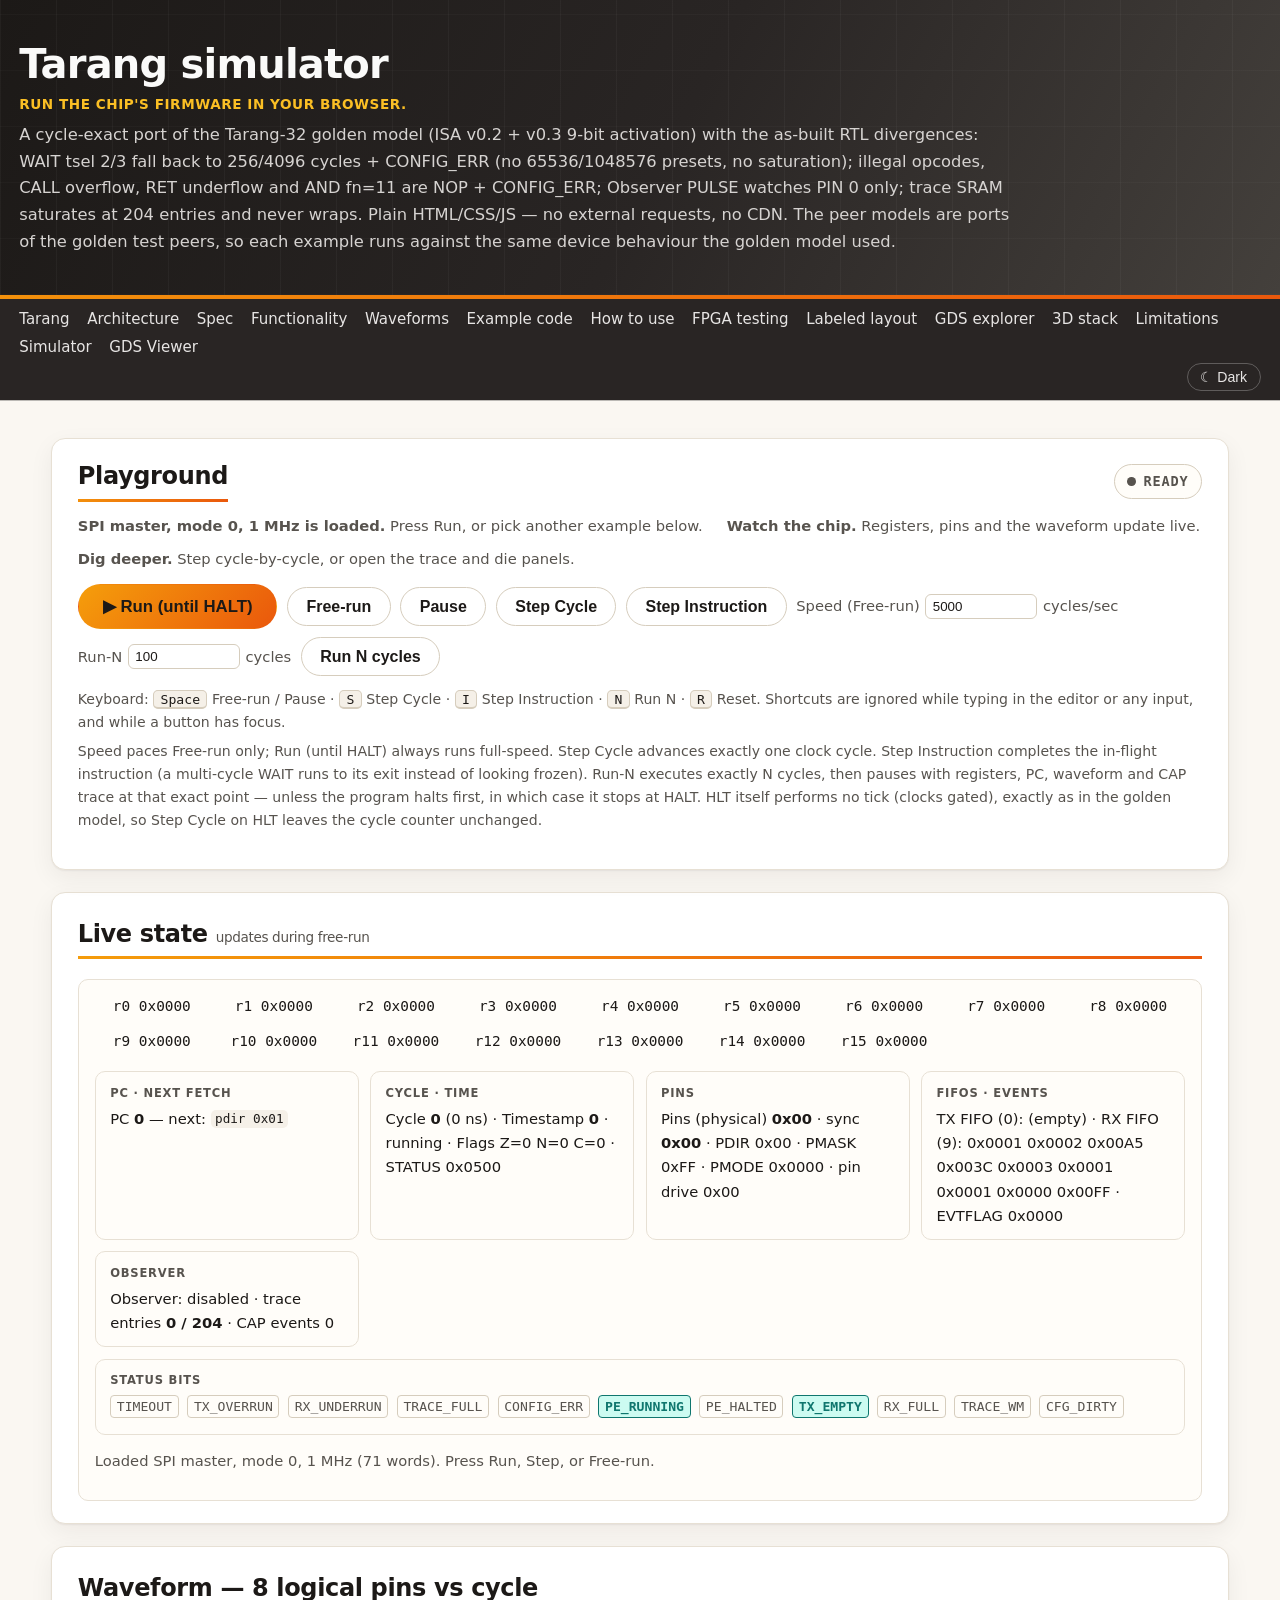
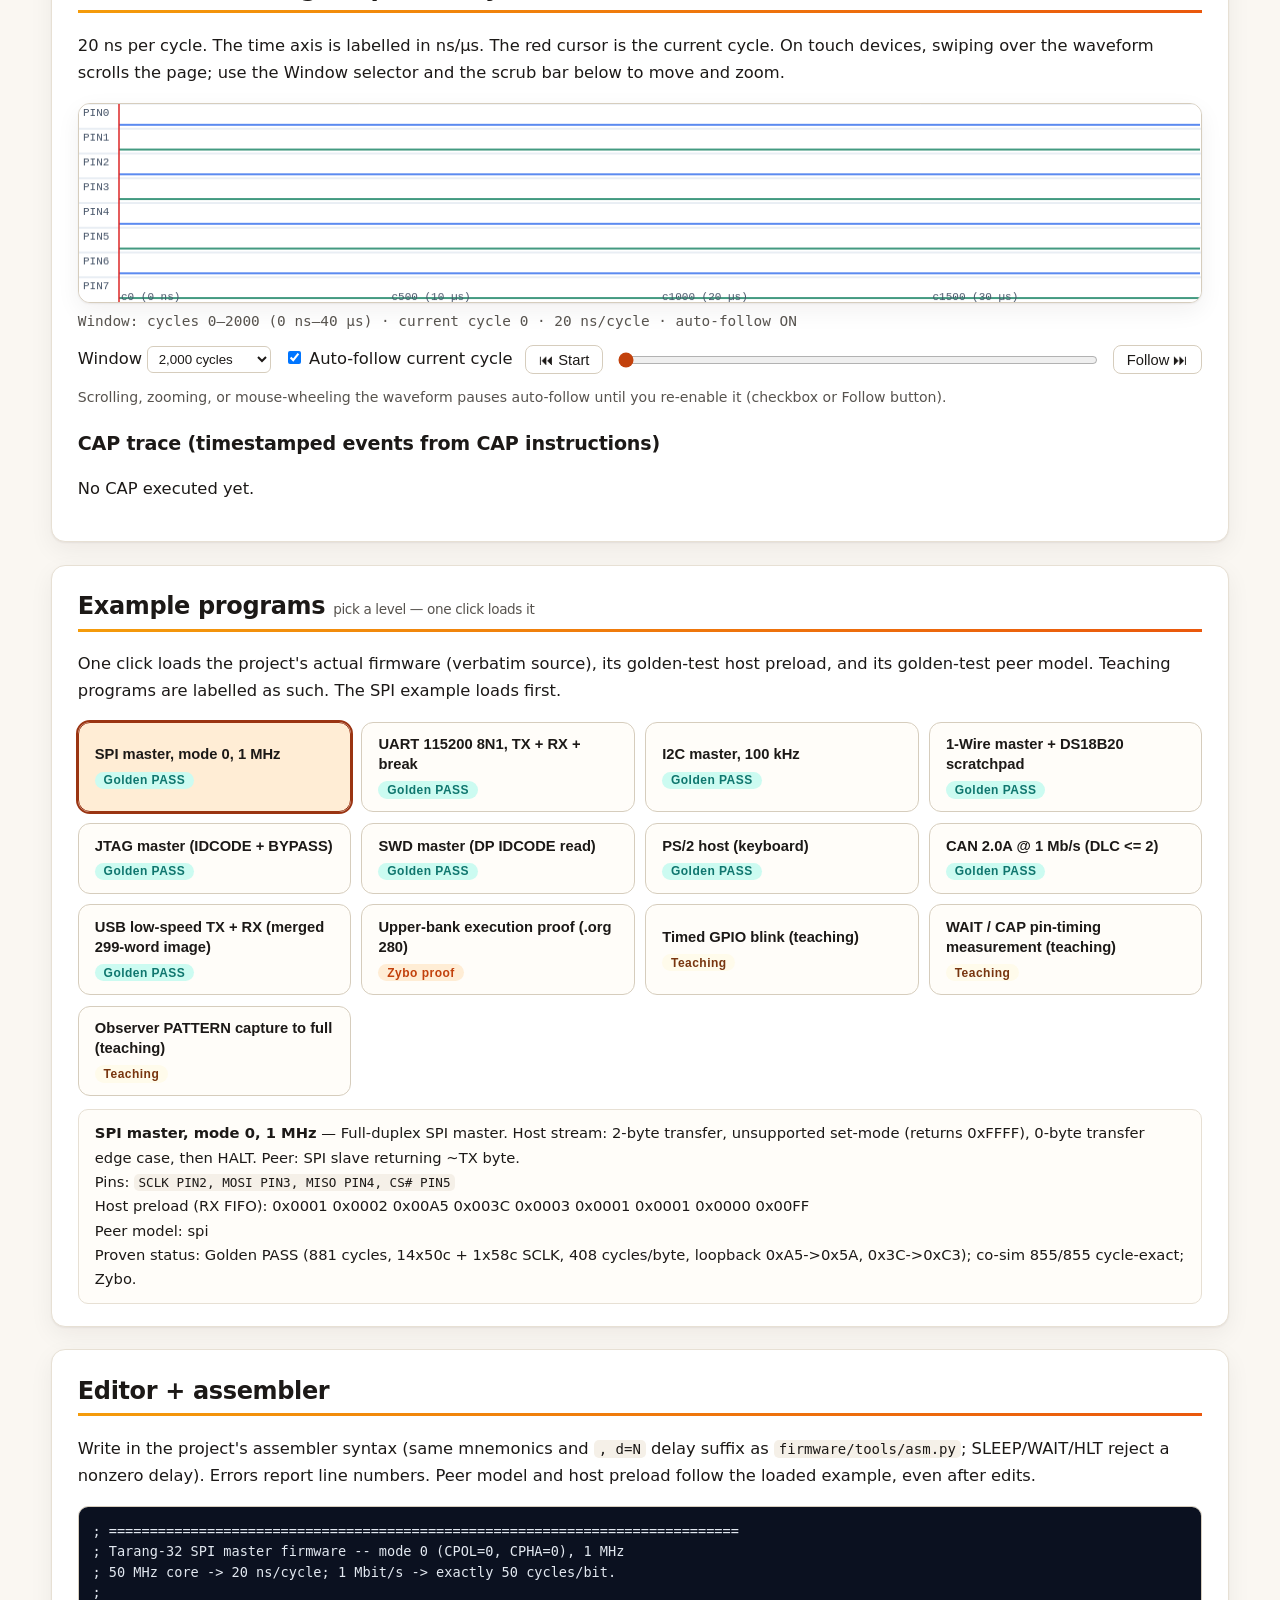
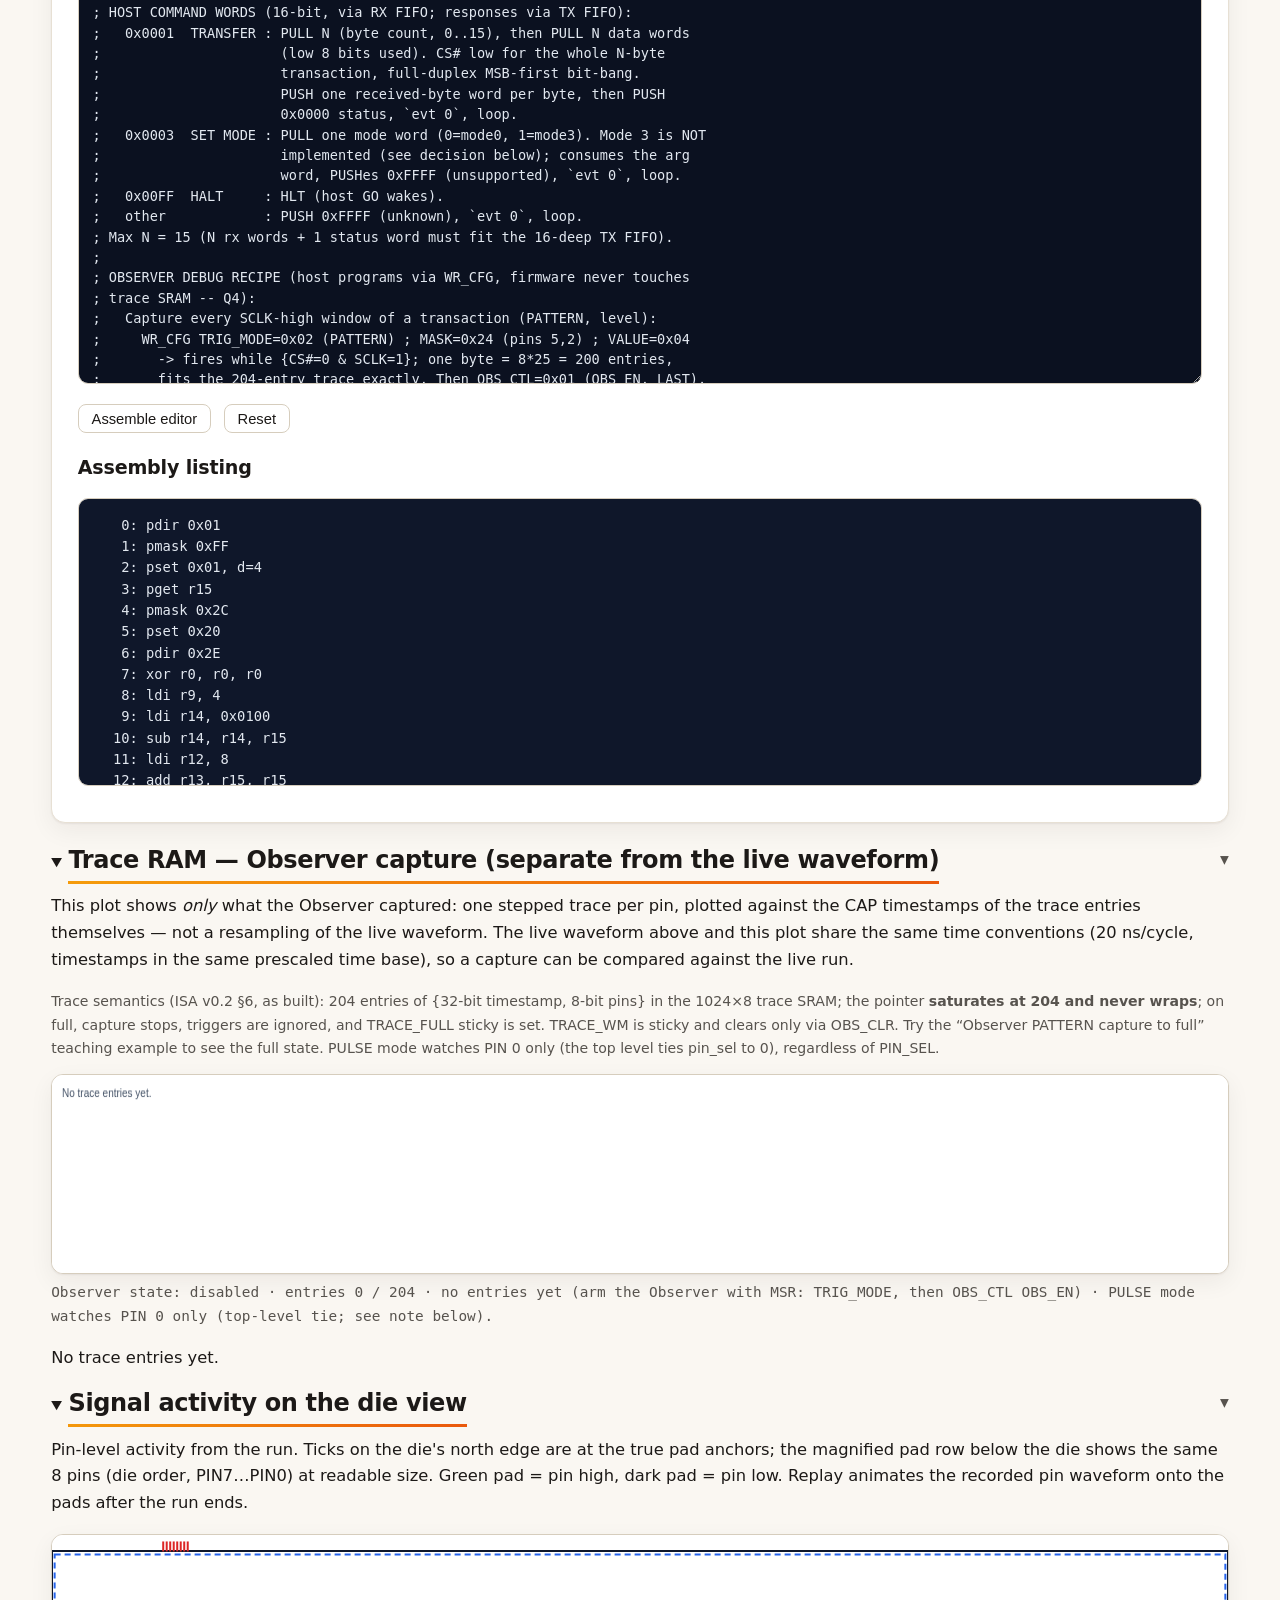
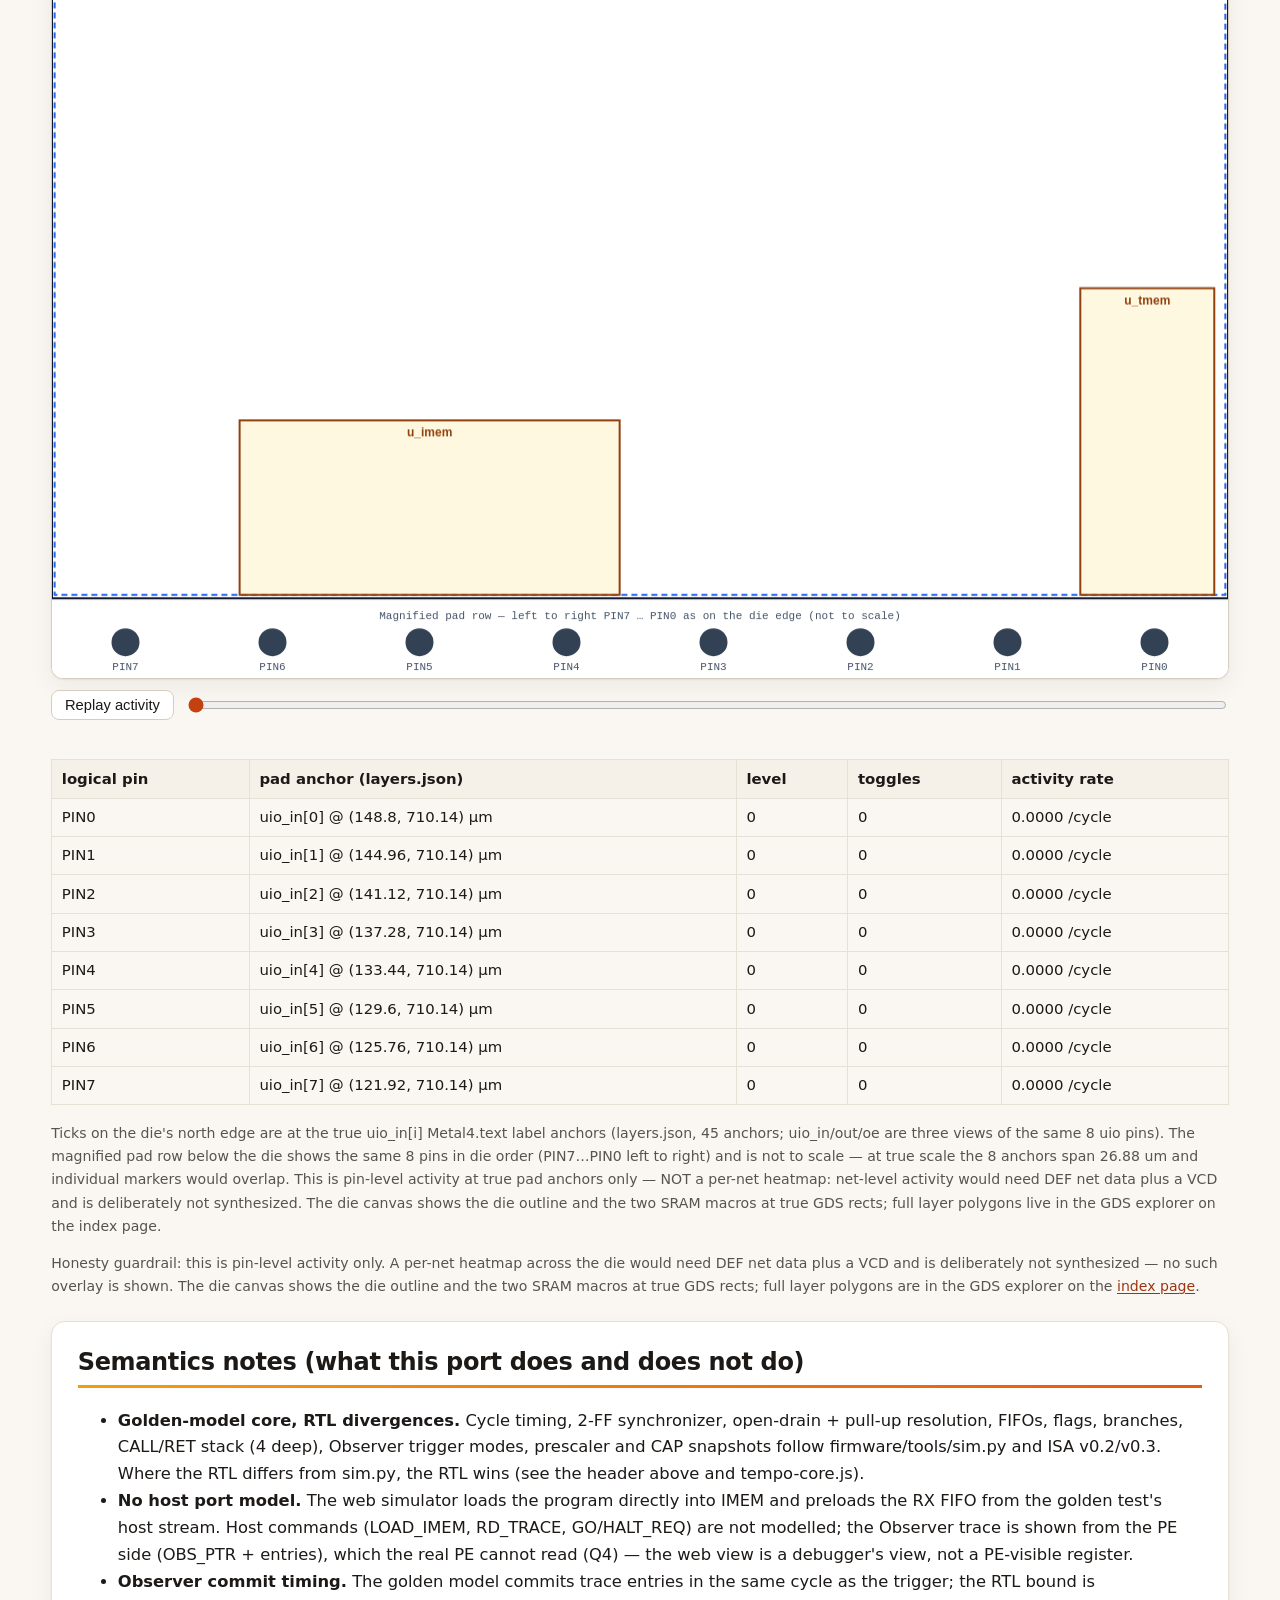
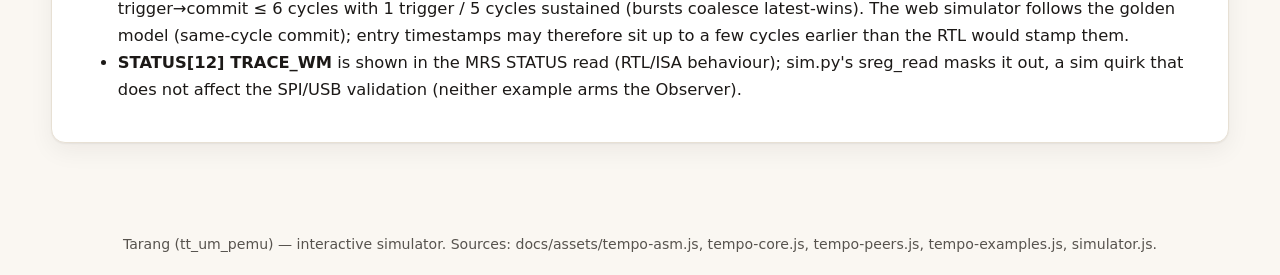
<file: docs/simulator.html>
<!DOCTYPE html>
<html lang="en">
<head>
<meta charset="utf-8">
<meta name="viewport" content="width=device-width, initial-scale=1">
<title>Tarang simulator — Timing-Exact Programmable Protocol Emulator</title>
<script id="tempo-theme-init">(function(){try{var t=localStorage.getItem("tempo-theme");if(t!==\"dark\"&&t!==\"light\")t=window.matchMedia(\"(prefers-color-scheme: dark)\").matches?\"dark\":\"light\";document.documentElement.setAttribute(\"data-theme\",t);}catch(e){document.documentElement.setAttribute(\"data-theme\",\"light\");}})();</script>
<link rel="stylesheet" href="assets/site.css">
<link rel="stylesheet" href="assets/simulator.css">
</head>
<body>
<header class="hero">
  <h1>Tarang simulator</h1>
  <p class="tag">Run the chip's firmware in your browser.</p>
  <p>A cycle-exact port of the Tarang-32 golden model (ISA v0.2 + v0.3 9-bit
  activation) with the as-built RTL divergences: WAIT tsel 2/3 fall back to
  256/4096 cycles + CONFIG_ERR (no 65536/1048576 presets, no saturation);
  illegal opcodes, CALL overflow, RET underflow and AND fn=11 are NOP +
  CONFIG_ERR; Observer PULSE watches PIN 0 only; trace SRAM saturates at
  204 entries and never wraps. Plain HTML/CSS/JS — no external requests,
  no CDN. The peer models are ports of the golden test peers, so each
  example runs against the same device behaviour the golden model used.</p>
</header>
<nav id="site-nav"></nav>
<main class="sim">
<section class="card transport" aria-label="Run controls">
  <div class="transport-head">
    <h2>Playground</h2>
    <span class="runstate is-ready" id="sim-runstate" role="status" aria-live="polite">READY</span>
  </div>
  <ol class="howto">
    <li><strong id="sim-howto-loaded">SPI is loaded.</strong> Press Run, or pick another example below.</li>
    <li><strong>Watch the chip.</strong> Registers, pins and the waveform update live.</li>
    <li><strong>Dig deeper.</strong> Step cycle-by-cycle, or open the trace and die panels.</li>
  </ol>
  <div class="transport-row">
    <button class="btn-primary" id="sim-run" type="button">▶ Run (until HALT)</button>
    <button id="sim-free" type="button">Free-run</button>
    <button id="sim-pause" type="button">Pause</button>
    <button id="sim-step-cycle" type="button">Step Cycle</button>
    <button id="sim-step-instr" type="button">Step Instruction</button>
    <label class="transport-field">Speed (Free-run) <input id="sim-speed" type="number" value="5000" min="1" max="1000000"> cycles/sec</label>
    <label class="transport-field">Run-N <input id="sim-ncycles" type="number" value="100" min="0"> cycles</label>
    <button id="sim-run-n" type="button">Run N cycles</button>
  </div>
  <p class="shortcuts">Keyboard: <kbd>Space</kbd> Free-run / Pause · <kbd>S</kbd> Step Cycle · <kbd>I</kbd> Step Instruction · <kbd>N</kbd> Run N · <kbd>R</kbd> Reset. Shortcuts are ignored while typing in the editor or any input, and while a button has focus.</p>
  <p class="caption">Speed paces Free-run only; Run (until HALT) always runs full-speed. Step Cycle advances exactly one clock cycle. Step Instruction
  completes the in-flight instruction (a multi-cycle WAIT runs to its exit
  instead of looking frozen). Run-N executes exactly N cycles, then pauses
  with registers, PC, waveform and CAP trace at that exact point — unless
  the program halts first, in which case it stops at HALT. HLT itself
  performs no tick (clocks gated), exactly as in the golden model, so
  Step Cycle on HLT leaves the cycle counter unchanged.</p>
</section>

<section class="card" aria-label="Live state">
  <h2>Live state <span class="card-hint">updates during free-run</span></h2>
  <div class="infopanel" id="sim-state"></div>
</section>

<section class="card" aria-label="Waveform">
  <h2>Waveform — 8 logical pins vs cycle</h2>
  <p>20 ns per cycle. The time axis is labelled in ns/µs. The red cursor is
  the current cycle. On touch devices, swiping over the waveform scrolls the
  page; use the Window selector and the scrub bar below to move and zoom.</p>
  <canvas id="sim-wave" class="wave"></canvas>
  <div class="readout" id="sim-wave-info"></div>
  <div class="controls">
    <label>Window <select id="sim-zoom">
      <option value="200">200 cycles</option>
      <option value="1000">1,000 cycles</option>
      <option value="2000" selected>2,000 cycles</option>
      <option value="20000">20,000 cycles</option>
      <option value="100000">100,000 cycles</option>
      <option value="0">All cycles</option>
    </select></label>
    <label><input id="sim-follow" type="checkbox" checked> Auto-follow current cycle</label>
    <button id="sim-scroll-start" type="button">⏮ Start</button>
    <input id="sim-scroll" type="range" min="0" max="0" value="0">
    <button id="sim-scroll-end" type="button">Follow ⏭</button>
  </div>
  <p class="caption">Scrolling, zooming, or mouse-wheeling the waveform pauses
  auto-follow until you re-enable it (checkbox or Follow button).</p>
  <h3>CAP trace (timestamped events from CAP instructions)</h3>
  <div id="sim-caps"></div>
</section>

<section class="card" aria-label="Example programs">
  <h2>Example programs <span class="card-hint">pick a level — one click loads it</span></h2>
  <p>One click loads the project's actual firmware (verbatim source),
  its golden-test host preload, and its golden-test peer model. Teaching
  programs are labelled as such. The SPI example loads first.</p>
  <div class="example-grid" id="sim-examples"></div>
  <div class="infopanel" id="sim-example-meta"></div>
</section>

<section class="card" aria-label="Editor and assembler">
  <h2>Editor + assembler</h2>
  <p>Write in the project's assembler syntax (same mnemonics and
  <code>, d=N</code> delay suffix as <code>firmware/tools/asm.py</code>;
  SLEEP/WAIT/HLT reject a nonzero delay). Errors report line numbers.
  Peer model and host preload follow the loaded example, even after edits.</p>
  <textarea id="sim-editor" rows="22" spellcheck="false"></textarea>
  <div class="controls">
    <button id="sim-load" type="button">Assemble editor</button>
    <button id="sim-reset" type="button">Reset</button>
  </div>
  <div id="sim-asm-error" class="asm-error" style="display:none"></div>
  <h3>Assembly listing</h3>
  <pre id="sim-listing"></pre>
</section>

<details class="card" open>
  <summary><h2>Trace RAM — Observer capture (separate from the live waveform)</h2></summary>
  <p>This plot shows <em>only</em> what the Observer captured: one stepped
  trace per pin, plotted against the CAP timestamps of the trace entries
  themselves — not a resampling of the live waveform. The live waveform
  above and this plot share the same time conventions (20 ns/cycle,
  timestamps in the same prescaled time base), so a capture can be
  compared against the live run.</p>
  <p class="caption">Trace semantics (ISA v0.2 §6, as built): 204 entries of
  {32-bit timestamp, 8-bit pins} in the 1024×8 trace SRAM; the pointer
  <strong>saturates at 204 and never wraps</strong>; on full, capture stops,
  triggers are ignored, and TRACE_FULL sticky is set. TRACE_WM is sticky
  and clears only via OBS_CLR. Try the “Observer PATTERN capture to full”
  teaching example to see the full state. PULSE mode watches PIN 0 only
  (the top level ties pin_sel to 0), regardless of PIN_SEL.</p>
  <canvas id="sim-trace-plot" class="wave"></canvas>
  <div class="readout" id="sim-trace-info"></div>
  <div id="sim-trace-list"></div>
</details>

<details class="card" open>
  <summary><h2>Signal activity on the die view</h2></summary>
  <p>Pin-level activity from the run. Ticks on the die's north edge are at
  the true pad anchors; the magnified pad row below the die shows the same
  8 pins (die order, PIN7…PIN0) at readable size. Green pad = pin high,
  dark pad = pin low. Replay animates the recorded pin waveform onto the
  pads after the run ends.</p>
  <canvas id="sim-die" class="die"></canvas>
  <div class="controls">
    <button id="sim-replay" type="button">Replay activity</button>
    <input id="sim-replay-scrub" type="range" min="0" max="100" value="0">
  </div>
  <div class="readout" id="sim-replay-info"></div>
  <div id="sim-activity"></div>
  <p class="caption">Honesty guardrail: this is pin-level activity only. A
  per-net heatmap across the die would need DEF net data plus a VCD and
  is deliberately not synthesized — no such overlay is shown. The die
  canvas shows the die outline and the two SRAM macros at true GDS rects;
  full layer polygons are in the GDS explorer on the
  <a href="index.html#explorer">index page</a>.</p>
</details>

<section class="card" aria-label="Semantics notes">
  <h2>Semantics notes (what this port does and does not do)</h2>
  <ul>
    <li><strong>Golden-model core, RTL divergences.</strong> Cycle timing,
    2-FF synchronizer, open-drain + pull-up resolution, FIFOs, flags,
    branches, CALL/RET stack (4 deep), Observer trigger modes, prescaler
    and CAP snapshots follow firmware/tools/sim.py and ISA v0.2/v0.3.
    Where the RTL differs from sim.py, the RTL wins (see the header
    above and tempo-core.js).</li>
    <li><strong>No host port model.</strong> The web simulator loads the
    program directly into IMEM and preloads the RX FIFO from the golden
    test's host stream. Host commands (LOAD_IMEM, RD_TRACE, GO/HALT_REQ)
    are not modelled; the Observer trace is shown from the PE side
    (OBS_PTR + entries), which the real PE cannot read (Q4) — the web
    view is a debugger's view, not a PE-visible register.</li>
    <li><strong>Observer commit timing.</strong> The golden model commits
    trace entries in the same cycle as the trigger; the RTL bound is
    trigger→commit ≤ 6 cycles with 1 trigger / 5 cycles sustained
    (bursts coalesce latest-wins). The web simulator follows the golden
    model (same-cycle commit); entry timestamps may therefore sit up to
    a few cycles earlier than the RTL would stamp them.</li>
    <li><strong>STATUS[12] TRACE_WM</strong> is shown in the MRS STATUS
    read (RTL/ISA behaviour); sim.py's sreg_read masks it out, a sim
    quirk that does not affect the SPI/USB validation (neither example
    arms the Observer).</li>
  </ul>
</section>
</main>
<footer>
  Tarang (tt_um_pemu) — interactive simulator. Sources: docs/assets/tempo-asm.js,
  tempo-core.js, tempo-peers.js, tempo-examples.js, simulator.js.
</footer>
<script src="assets/nav.js"></script>
<script src="assets/tempo-asm.js"></script>
<script src="assets/tempo-core.js"></script>
<script src="assets/tempo-peers.js"></script>
<script src="assets/tempo-examples.js"></script>
<script src="assets/simulator.js"></script>
</body>
</html>
</file>
<file: docs/assets/site.css>
/* Tarang docs site — design system. Plain CSS, no frameworks, no external requests.
   Two themes, one token set. The theme is chosen before first paint by a tiny
   inline script in <head> (localStorage "tempo-theme", else OS preference) that
   sets data-theme on <html>; nav.js keeps the toggle, the diagram variants and
   the canvas palettes in sync with it. System font stacks only. */
:root {
  color-scheme: light;
  --bg: #faf7f2; --bg-elev: #fffdf9; --card: #ffffff;
  --ink: #1c1917; --muted: #57534e; --faint: #78716c;
  --line: #e7e0d4; --line-strong: #d6cdbd;
  --accent: #9a3412; --accent-bright: #c2410c; --accent-soft: #ffedd5;
  --teal: #0f766e; --teal-soft: #ccfbf1;
  --grad: linear-gradient(135deg, #f59e0b 0%, #ea580c 100%);
  --hero-bg: linear-gradient(118deg, #1c1917 0%, #292524 52%, #44403c 100%);
  --hero-ink: #fafaf9; --hero-muted: #d6d3d1; --hero-tag: #fbbf24;
  --nav-bg: #292524; --nav-ink: #e7e5e4; --nav-ink-hover: #ffffff;
  --th-bg: #f5f0e8; --row-alt: #faf7f2;
  --code-bg: #0f172a; --code-ink: #e2e8f0; --code-inline-bg: #f5f0e8;
  --warn-bg: #fffbeb; --warn-line: #d97706; --warn-ink: #78350f;
  --ok: #15803d; --bad: #dc2626;
  --canvas-bg: #ffffff; --diagram-bg: #fffdf9;
  --shadow: 0 1px 2px rgba(28, 25, 23, .06), 0 8px 24px rgba(28, 25, 23, .06);
  --focus: #ea580c;
  --sans: system-ui, -apple-system, "Segoe UI", Roboto, "Helvetica Neue", Arial, sans-serif;
  --mono: ui-monospace, "SF Mono", "Cascadia Mono", Menlo, Consolas, "DejaVu Sans Mono", monospace;
}
[data-theme="dark"] {
  color-scheme: dark;
  --bg: #0b1120; --bg-elev: #0f172a; --card: #111c30;
  --ink: #e2e8f0; --muted: #94a3b8; --faint: #64748b;
  --line: #1e293b; --line-strong: #334155;
  --accent: #fbbf24; --accent-bright: #fcd34d; --accent-soft: #451a03;
  --teal: #2dd4bf; --teal-soft: #134e4a;
  --grad: linear-gradient(135deg, #fbbf24 0%, #f97316 100%);
  --hero-bg: linear-gradient(118deg, #020617 0%, #0f172a 52%, #1e293b 100%);
  --hero-ink: #f1f5f9; --hero-muted: #94a3b8; --hero-tag: #fbbf24;
  --nav-bg: #0f172a; --nav-ink: #cbd5e1; --nav-ink-hover: #ffffff;
  --th-bg: #16213a; --row-alt: #0f172a;
  --code-bg: #020617; --code-ink: #e2e8f0; --code-inline-bg: #1e293b;
  --warn-bg: #451a03; --warn-line: #f59e0b; --warn-ink: #fde68a;
  --ok: #4ade80; --bad: #f87171;
  --canvas-bg: #0b1120; --diagram-bg: #0f172a;
  --shadow: 0 1px 2px rgba(0, 0, 0, .4), 0 10px 28px rgba(0, 0, 0, .35);
  --focus: #fbbf24;
}
/* No-JS fallback: honour the OS theme until the inline script runs. */
@media (prefers-color-scheme: dark) {
  :root:not([data-theme]) {
    color-scheme: dark;
    --bg: #0b1120; --bg-elev: #0f172a; --card: #111c30;
    --ink: #e2e8f0; --muted: #94a3b8; --faint: #64748b;
    --line: #1e293b; --line-strong: #334155;
    --accent: #fbbf24; --accent-bright: #fcd34d; --accent-soft: #451a03;
    --teal: #2dd4bf; --teal-soft: #134e4a;
    --grad: linear-gradient(135deg, #fbbf24 0%, #f97316 100%);
    --hero-bg: linear-gradient(118deg, #020617 0%, #0f172a 52%, #1e293b 100%);
    --hero-ink: #f1f5f9; --hero-muted: #94a3b8; --hero-tag: #fbbf24;
    --nav-bg: #0f172a; --nav-ink: #cbd5e1; --nav-ink-hover: #ffffff;
    --th-bg: #16213a; --row-alt: #0f172a;
    --code-bg: #020617; --code-ink: #e2e8f0; --code-inline-bg: #1e293b;
    --warn-bg: #451a03; --warn-line: #f59e0b; --warn-ink: #fde68a;
    --ok: #4ade80; --bad: #f87171;
    --canvas-bg: #0b1120; --diagram-bg: #0f172a;
    --shadow: 0 1px 2px rgba(0, 0, 0, .4), 0 10px 28px rgba(0, 0, 0, .35);
    --focus: #fbbf24;
  }
}
* { box-sizing: border-box; }
html { scroll-behavior: smooth; }
body { margin: 0; font-family: var(--sans); color: var(--ink);
  background: var(--bg); line-height: 1.65; font-size: 1.02rem;
  -webkit-font-smoothing: antialiased; }
a { color: var(--accent); text-underline-offset: 2px; }
a:hover { color: var(--accent-bright); }
:focus-visible { outline: 2px solid var(--focus); outline-offset: 2px; border-radius: 4px; }
/* hero */
header.hero { background: var(--hero-bg); color: var(--hero-ink);
  padding: 2.6rem 1.2rem 2rem; border-bottom: 4px solid transparent;
  border-image: var(--grad) 1; position: relative; overflow: hidden; }
header.hero::after { content: ""; position: absolute; inset: 0; pointer-events: none;
  background-image: repeating-linear-gradient(90deg, rgba(255,255,255,.035) 0 1px, transparent 1px 56px),
    repeating-linear-gradient(0deg, rgba(255,255,255,.025) 0 1px, transparent 1px 56px); }
header.hero h1 { margin: 0 0 .4rem; font-size: clamp(1.7rem, 4vw, 2.5rem);
  line-height: 1.12; letter-spacing: -.02em; position: relative; }
header.hero p { margin: .4rem 0; color: var(--hero-muted); max-width: 62rem; position: relative; }
header.hero .tag { color: var(--hero-tag); font-weight: 700; letter-spacing: .04em;
  text-transform: uppercase; font-size: .85rem; }
header.hero code { background: rgba(255,255,255,.12); color: var(--hero-ink); }
/* nav */
nav#site-nav { background: var(--nav-bg); padding: .55rem 1.2rem; position: sticky;
  top: 0; z-index: 10; display: flex; flex-wrap: wrap; align-items: center; gap: .2rem 1.1rem;
  box-shadow: 0 1px 0 rgba(0,0,0,.25); }
nav#site-nav a { color: var(--nav-ink); text-decoration: none; font-size: .94rem; font-weight: 500; }
nav#site-nav a:hover { color: var(--nav-ink-hover); text-decoration: underline; }
nav#site-nav .nav-links { display: flex; flex-wrap: wrap; gap: .2rem 1.1rem; align-items: center; }
button.theme-toggle { margin-left: auto; background: transparent; color: var(--nav-ink);
  border: 1px solid rgba(255,255,255,.25); border-radius: 999px; padding: .3rem .8rem;
  font-size: .88rem; cursor: pointer; white-space: nowrap; }
button.theme-toggle:hover { color: var(--nav-ink-hover); border-color: rgba(255,255,255,.55); background: rgba(255,255,255,.08); }
/* layout */
main { max-width: 74rem; margin: 0 auto; padding: 1rem 1.2rem 3rem; }
section.card { background: var(--card); border: 1px solid var(--line); border-radius: 14px;
  padding: 1.4rem 1.6rem; margin: 1.4rem 0; box-shadow: var(--shadow); }
h2 { margin-top: .2rem; font-size: 1.5rem; letter-spacing: -.015em; line-height: 1.25;
  padding-bottom: .45rem; border-bottom: 3px solid transparent;
  border-image: var(--grad) 1; }
h3 { margin-bottom: .3rem; letter-spacing: -.01em; }
table { border-collapse: collapse; width: 100%; margin: .7rem 0; font-size: .93rem; }
th, td { border: 1px solid var(--line); padding: .4rem .6rem; text-align: left; vertical-align: top; }
th { background: var(--th-bg); font-weight: 650; }
tr:nth-child(even) td { background: var(--row-alt); }
code { font-family: var(--mono); font-size: .86em; background: var(--code-inline-bg);
  padding: .1em .35em; border-radius: 5px; }
pre { font-family: var(--mono); font-size: .86rem; background: var(--code-bg); color: var(--code-ink);
  padding: 1rem 1.1rem; border-radius: 10px; overflow-x: auto; border: 1px solid var(--line-strong);
  line-height: 1.55; }
pre code { background: none; padding: 0; }
img.diagram { width: 100%; height: auto; border: 1px solid var(--line); border-radius: 12px;
  background: var(--diagram-bg); box-shadow: var(--shadow); }
img.diagram.narrow { max-width: 52rem; display: block; margin: 0 auto; }
.caption { color: var(--muted); font-size: .88rem; margin-top: .35rem; }
.warn { border-left: 4px solid var(--warn-line); background: var(--warn-bg); color: var(--warn-ink);
  padding: .8rem 1.1rem; border-radius: 0 10px 10px 0; }
.ok { color: var(--ok); font-weight: 700; }
.bad { color: var(--bad); font-weight: 700; }
.fidelity { border: 1px dashed var(--warn-line); background: var(--warn-bg); color: var(--warn-ink);
  padding: .7rem 1rem; border-radius: 10px; font-size: .9rem; }
/* explorer */
.controls { display: flex; flex-wrap: wrap; gap: .45rem .8rem; align-items: center; margin: .7rem 0; }
.controls button, .controls input[type=range], .controls select, .controls input[type=number] { cursor: pointer; }
button { background: var(--card); color: var(--ink); border: 1px solid var(--line-strong);
  border-radius: 8px; padding: .35rem .8rem; font-size: .92rem; transition: background .15s, border-color .15s; }
button:hover { background: var(--bg-elev); border-color: var(--accent); }
button.active { background: var(--grad); color: #1c1917; border-color: transparent; font-weight: 650; }
input[type=range], input[type=number], select { accent-color: var(--accent-bright); }
input[type=number], select { background: var(--card); color: var(--ink); border: 1px solid var(--line-strong); border-radius: 6px; padding: .25rem .4rem; }
.layerlist { display: grid; grid-template-columns: repeat(auto-fill, minmax(15rem, 1fr)); gap: .3rem .9rem; margin: .7rem 0; }
.layerlist label { font-size: .9rem; cursor: pointer; }
.layerlist .solo { font-size: .8rem; margin-left: .3rem; }
canvas.viewer { width: 100%; height: 560px; border: 1px solid var(--line-strong); border-radius: 12px;
  background: var(--canvas-bg); touch-action: none; display: block; box-shadow: var(--shadow); }
.readout { font-family: var(--mono); font-size: .9rem; color: var(--muted); margin-top: .45rem; min-height: 1.2em; }
.infopanel { border: 1px solid var(--line); border-radius: 10px; padding: .7rem 1rem; margin-top: .7rem; font-size: .92rem; background: var(--bg-elev); }
.infopanel h4 { margin: 0 0 .25rem; }
footer { color: var(--muted); font-size: .88rem; text-align: center; padding: 1.2rem; }
/* scrollable wrappers: no-op on desktop (content fits), horizontal scroll
   on narrow screens instead of overflowing the card. Tables and the dense
   labeled diagram keep their full width; the user scrolls them. */
.table-scroll, .diagram-scroll { overflow-x: auto; -webkit-overflow-scrolling: touch; }
.table-scroll > table { margin: .7rem 0; }
/* ---- narrow widths: real-phone layout (desktop rules above untouched) ---- */
@media (max-width: 760px) {
  /* nav: one scrollable link row + always-visible theme toggle (no wrap
     stack eating the viewport; the toggle never scrolls away). */
  nav#site-nav { flex-wrap: nowrap; padding: .5rem .8rem; gap: .2rem .8rem; }
  nav#site-nav .nav-links { display: flex; flex-wrap: nowrap; gap: .2rem 1rem;
    overflow-x: auto; -webkit-overflow-scrolling: touch; flex: 1 1 auto; }
  nav#site-nav .nav-links a { white-space: nowrap; font-size: .92rem; }
  button.theme-toggle { margin-left: 0; flex: none; min-height: 44px; }
  /* reclaim horizontal space: tighter page + card + hero padding */
  main { padding: .75rem .8rem 2rem; }
  section.card { padding: 1rem .9rem; margin: 1rem 0; }
  header.hero { padding: 1.6rem .9rem 1.3rem; }
  h2 { font-size: 1.3rem; }
  table { font-size: .88rem; }
  /* comfortable touch targets (was ~30 px tall) */
  button { min-height: 44px; padding: .55rem .9rem; }
  .layerlist input[type=checkbox], .controls input[type=checkbox] {
    width: 1.25rem; height: 1.25rem; vertical-align: middle; }
  /* canvases: shorter so they don't dominate the viewport; touch-action
     stays none so custom pan/pinch keep working (swipe outside a canvas
     to scroll the page — the captions say so). */
  canvas.viewer { height: 380px; }
  /* dense labeled diagram: keep readable width, scroll it horizontally */
  .diagram-scroll img.diagram { min-width: 620px; }
  /* iOS Safari auto-zooms on focus for inputs under 16 px: keep form
     controls at 1 rem on phones so tapping one never reflows the page. */
  input, select, textarea { font-size: 1rem; }
}
@media (prefers-reduced-motion: reduce) {
  html { scroll-behavior: auto; }
  *, *::before, *::after { transition: none !important; animation: none !important; }
}
</file>
<file: docs/assets/simulator.css>
/* Tarang simulator playground — theme-aware. Plain CSS, no external requests.
   All colors come from site.css tokens, so every panel reads cleanly in
   both the light (warm paper) and dark (deep ink) themes. The editor
   keeps its dark code look in both themes. */
main.sim { max-width: 76rem; }
.card-hint { font-size: .85rem; font-weight: 400; color: var(--muted); }

/* ---- sticky transport bar ---- */
.transport { position: sticky; top: 0; z-index: 20;
  box-shadow: var(--shadow); }
.transport-head { display: flex; flex-wrap: wrap; align-items: center;
  gap: .75rem; justify-content: space-between; }
.transport-head h2 { margin: 0; }
.runstate { display: inline-flex; align-items: center; gap: .45rem;
  font-family: var(--mono); font-size: .85rem; font-weight: 700;
  letter-spacing: .06em; padding: .35rem .8rem; border-radius: 999px;
  border: 1px solid var(--line-strong); color: var(--muted);
  background: var(--bg-elev); white-space: nowrap; }
.runstate::before { content: ""; width: .55rem; height: .55rem;
  border-radius: 50%; background: var(--muted); flex: none; }
.runstate.is-running { color: var(--teal); border-color: var(--teal); }
.runstate.is-running::before { background: var(--teal);
  animation: sim-pulse 1.2s ease-in-out infinite; }
.runstate.is-paused { color: var(--accent-bright); border-color: var(--accent); }
.runstate.is-paused::before { background: var(--accent-bright); }
.runstate.is-halted { color: var(--ok); border-color: var(--ok); }
.runstate.is-halted::before { background: var(--ok);
  animation: sim-pulse 1.2s ease-in-out infinite; }
@keyframes sim-pulse { 0%, 100% { opacity: 1; transform: scale(1); }
  50% { opacity: .45; transform: scale(.8); } }
@media (prefers-reduced-motion: reduce) {
  .runstate.is-running::before, .runstate.is-halted::before { animation: none; }
  .reg.changed { animation: none; } }
.howto { display: flex; flex-wrap: wrap; gap: .5rem 1.5rem; margin: .8rem 0;
  padding: 0; list-style: none; color: var(--muted); font-size: .92rem; }
.howto li { counter-increment: none; }
.transport-row { display: flex; flex-wrap: wrap; gap: .5rem .6rem;
  align-items: center; margin: .7rem 0; }
.transport-row button { border-radius: 999px; padding: .6rem 1.15rem;
  font-weight: 600; font-size: 1rem; }
.transport-row .btn-primary { background: var(--grad); color: #1c1917;
  border-color: transparent; padding: .7rem 1.5rem; font-size: 1.05rem; }
.transport-row .btn-primary:hover { filter: brightness(1.06); }
.transport-field { display: inline-flex; align-items: center; gap: .35rem;
  font-size: .92rem; color: var(--muted); }
.shortcuts { font-size: .88rem; color: var(--muted); margin: .5rem 0 0; }
.shortcuts kbd { font-family: var(--mono); font-size: .82rem;
  background: var(--code-inline-bg); border: 1px solid var(--line-strong);
  border-bottom-width: 2px; border-radius: 5px; padding: .05rem .4rem;
  color: var(--ink); white-space: nowrap; }

/* ---- example picker: cards, not a button strip ---- */
.example-grid { display: grid; grid-template-columns: repeat(auto-fill, minmax(15rem, 1fr));
  gap: .65rem; margin: .8rem 0; }
.ex-card { text-align: left; padding: .8rem 1rem; border-radius: 12px;
  background: var(--bg-elev); border: 1px solid var(--line-strong);
  cursor: pointer; transition: transform .12s ease, box-shadow .12s ease,
  border-color .12s ease; }
.ex-card:hover { transform: translateY(-1px); box-shadow: var(--shadow);
  border-color: var(--accent); }
.ex-card.active { border-color: var(--accent); outline: 2px solid var(--accent);
  background: var(--accent-soft); }
.ex-title { display: block; font-weight: 650; line-height: 1.35; }
.ex-chip { display: inline-block; margin-top: .4rem; font-size: .75rem;
  font-weight: 700; letter-spacing: .04em; padding: .1rem .55rem;
  border-radius: 999px; }
.chip-gold { background: var(--teal-soft); color: var(--teal); }
.chip-teach { background: var(--warn-bg); color: var(--warn-ink); }
.chip-zybo { background: var(--accent-soft); color: var(--accent-bright); }

/* ---- live-state dashboard ---- */
.regs { display: grid; grid-template-columns: repeat(auto-fill, minmax(6.8rem, 1fr));
  gap: .3rem .5rem; font-family: var(--mono); font-size: .9rem; }
.reg { display: block; text-align: center; padding: .15rem .3rem;
  border-radius: 6px; border: 1px solid transparent;
  transition: background-color .25s ease, color .25s ease; }
.reg.changed { background: var(--accent-soft); color: var(--accent-bright);
  font-weight: 700; border-color: var(--accent); animation: sim-regflash .8s ease; }
@keyframes sim-regflash { 0% { filter: brightness(1.25); } 100% { filter: none; } }
.state-grid { display: grid; grid-template-columns: repeat(auto-fit, minmax(15rem, 1fr));
  gap: .7rem; margin-top: .9rem; }
.state-cell { border: 1px solid var(--line); border-radius: 10px;
  padding: .7rem .9rem; background: var(--bg-elev); overflow-wrap: anywhere; }
.state-cell.status-bits { grid-column: 1 / -1; }
.state-label { display: block; font-size: .72rem; font-weight: 700;
  letter-spacing: .07em; text-transform: uppercase; color: var(--muted);
  margin-bottom: .25rem; }
.bit { display: inline-block; padding: 0 .35rem; margin: 0 .25rem .25rem 0;
  border: 1px solid var(--line-strong); border-radius: 4px; font-family: var(--mono);
  font-size: .82rem; color: var(--muted); }
.bit.on { background: var(--teal-soft); color: var(--teal); border-color: var(--teal); font-weight: 700; }

/* ---- collapsible secondary panels ---- */
details.card > summary { cursor: pointer; }
details.card > summary::-webkit-details-marker { display: none; }
details.card > summary h2 { display: inline; }
details.card > summary::after { content: "▾"; float: right; color: var(--muted);
  font-size: 1.1rem; line-height: 1.6; }
details.card:not([open]) > summary::after { content: "▸"; }

/* ---- editor, canvases, misc (unchanged behaviour) ---- */
#sim-editor { width: 100%; font-family: var(--mono);
  font-size: .85rem; background: #0b1120; color: #e2e8f0; border-radius: 10px;
  padding: .85rem; border: 1px solid var(--line-strong); line-height: 1.5; }
#sim-listing { max-height: 18rem; overflow-y: auto; }
.asm-error { border-left: 4px solid var(--bad); background: var(--warn-bg); color: var(--warn-ink);
  padding: .65rem 1rem; border-radius: 0 10px 10px 0; margin: .65rem 0;
  font-family: var(--mono); white-space: pre-wrap; }
canvas.wave { width: 100%; height: 200px; border: 1px solid var(--line-strong);
  border-radius: 12px; background: var(--canvas-bg); display: block; box-shadow: var(--shadow); }
canvas.die { width: 100%; border: 1px solid var(--line-strong); border-radius: 12px;
  background: var(--canvas-bg); display: block; box-shadow: var(--shadow); }
#sim-speed, #sim-ncycles { width: 7rem; }
#sim-scroll, #sim-replay-scrub { flex: 1; min-width: 10rem; }
.note { color: var(--muted); }

/* ---- narrow widths: stack everything, keep transports tappable ---- */
@media (max-width: 760px) {
  /* No double-sticky stack with the nav: the transport bar scrolls with
     the page on phones instead of covering the nav + theme toggle. */
  .transport { position: static; }
  .transport-row button { flex: 1 1 auto; text-align: center; min-height: 44px; }
  .transport-row .btn-primary { flex: 1 1 100%; }
  .transport-field { flex-wrap: wrap; }
  .howto { flex-direction: column; gap: .3rem; }
  .state-grid { grid-template-columns: 1fr; }
  .regs { grid-template-columns: repeat(auto-fill, minmax(5.4rem, 1fr)); }
  .example-grid { grid-template-columns: 1fr; }
  .ex-card { min-height: 44px; }
  /* iOS Safari auto-zooms on focus for inputs under 16 px: the editor
     and number inputs stay at 1 rem on phones. */
  #sim-editor { font-size: 1rem; }
  #sim-speed, #sim-ncycles { width: 6rem; }
  canvas.wave { height: 170px; }
  .controls button { min-height: 44px; }
}
</file>
